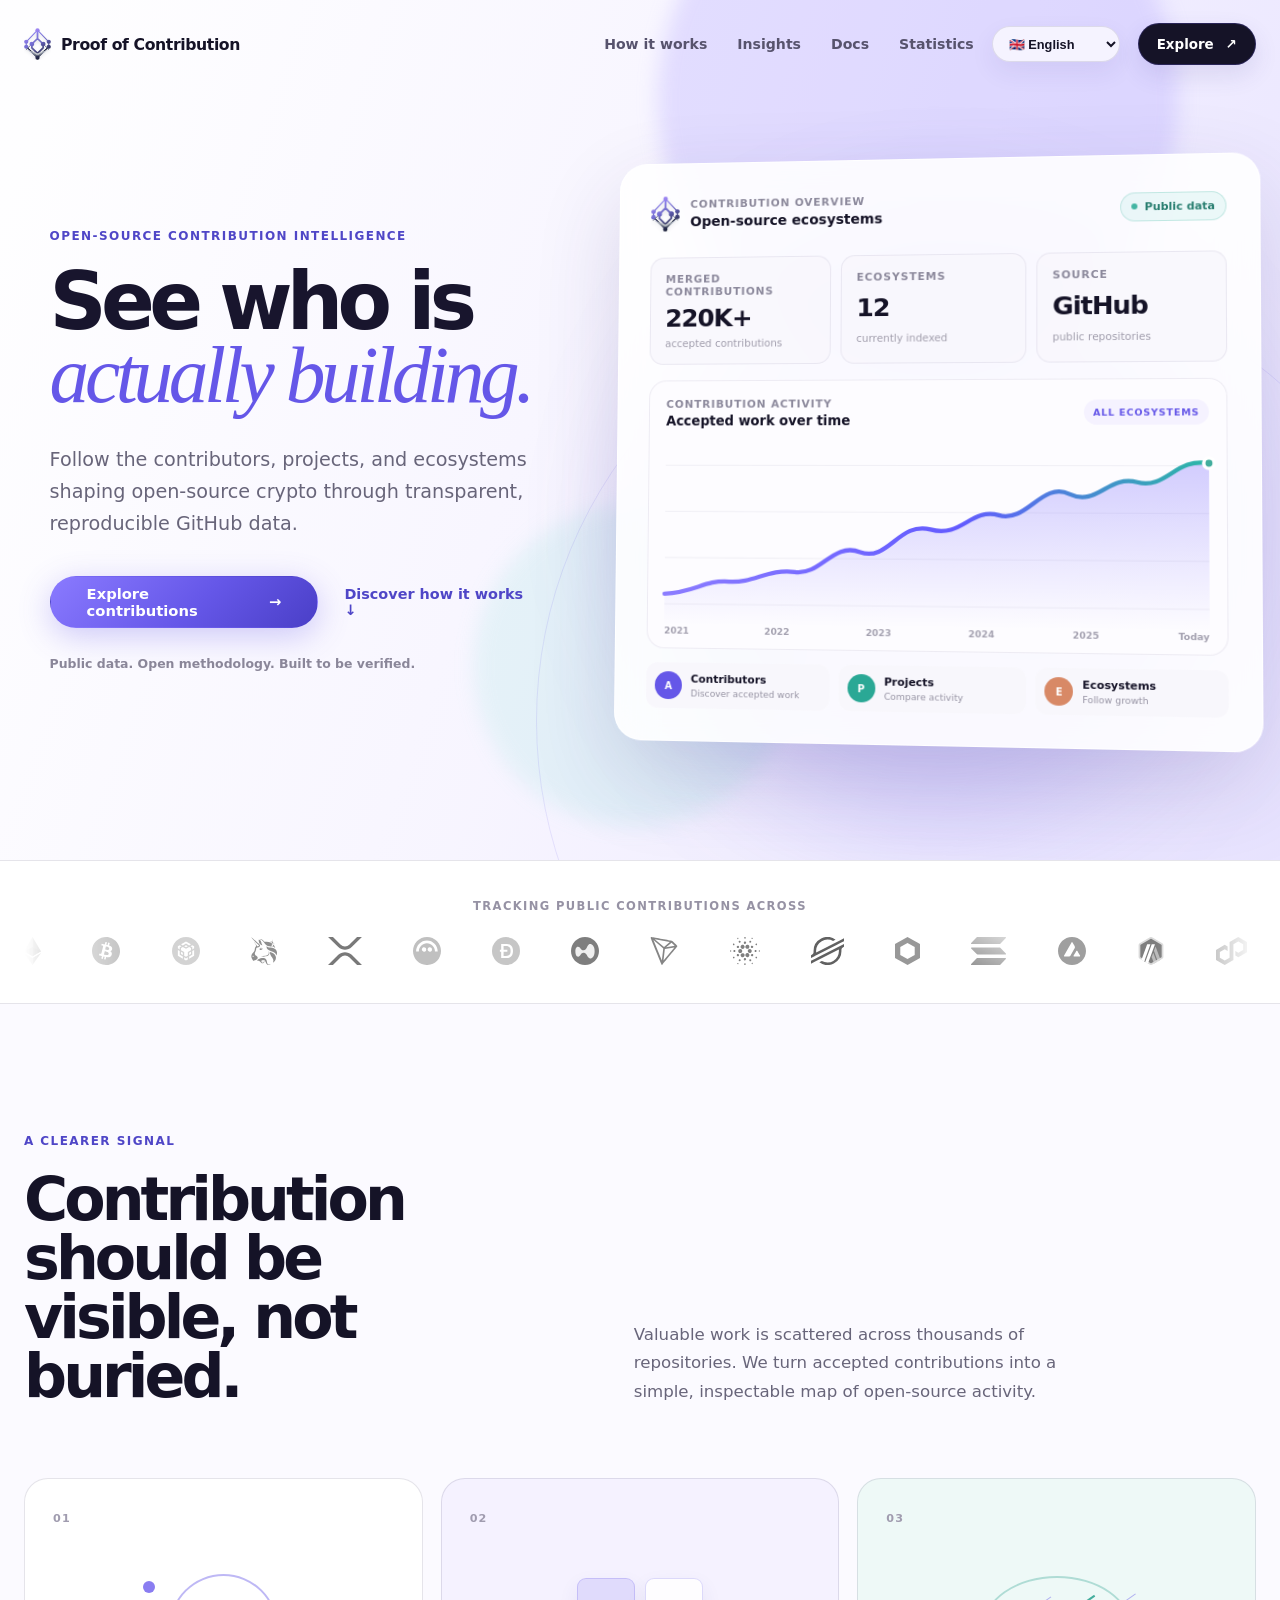
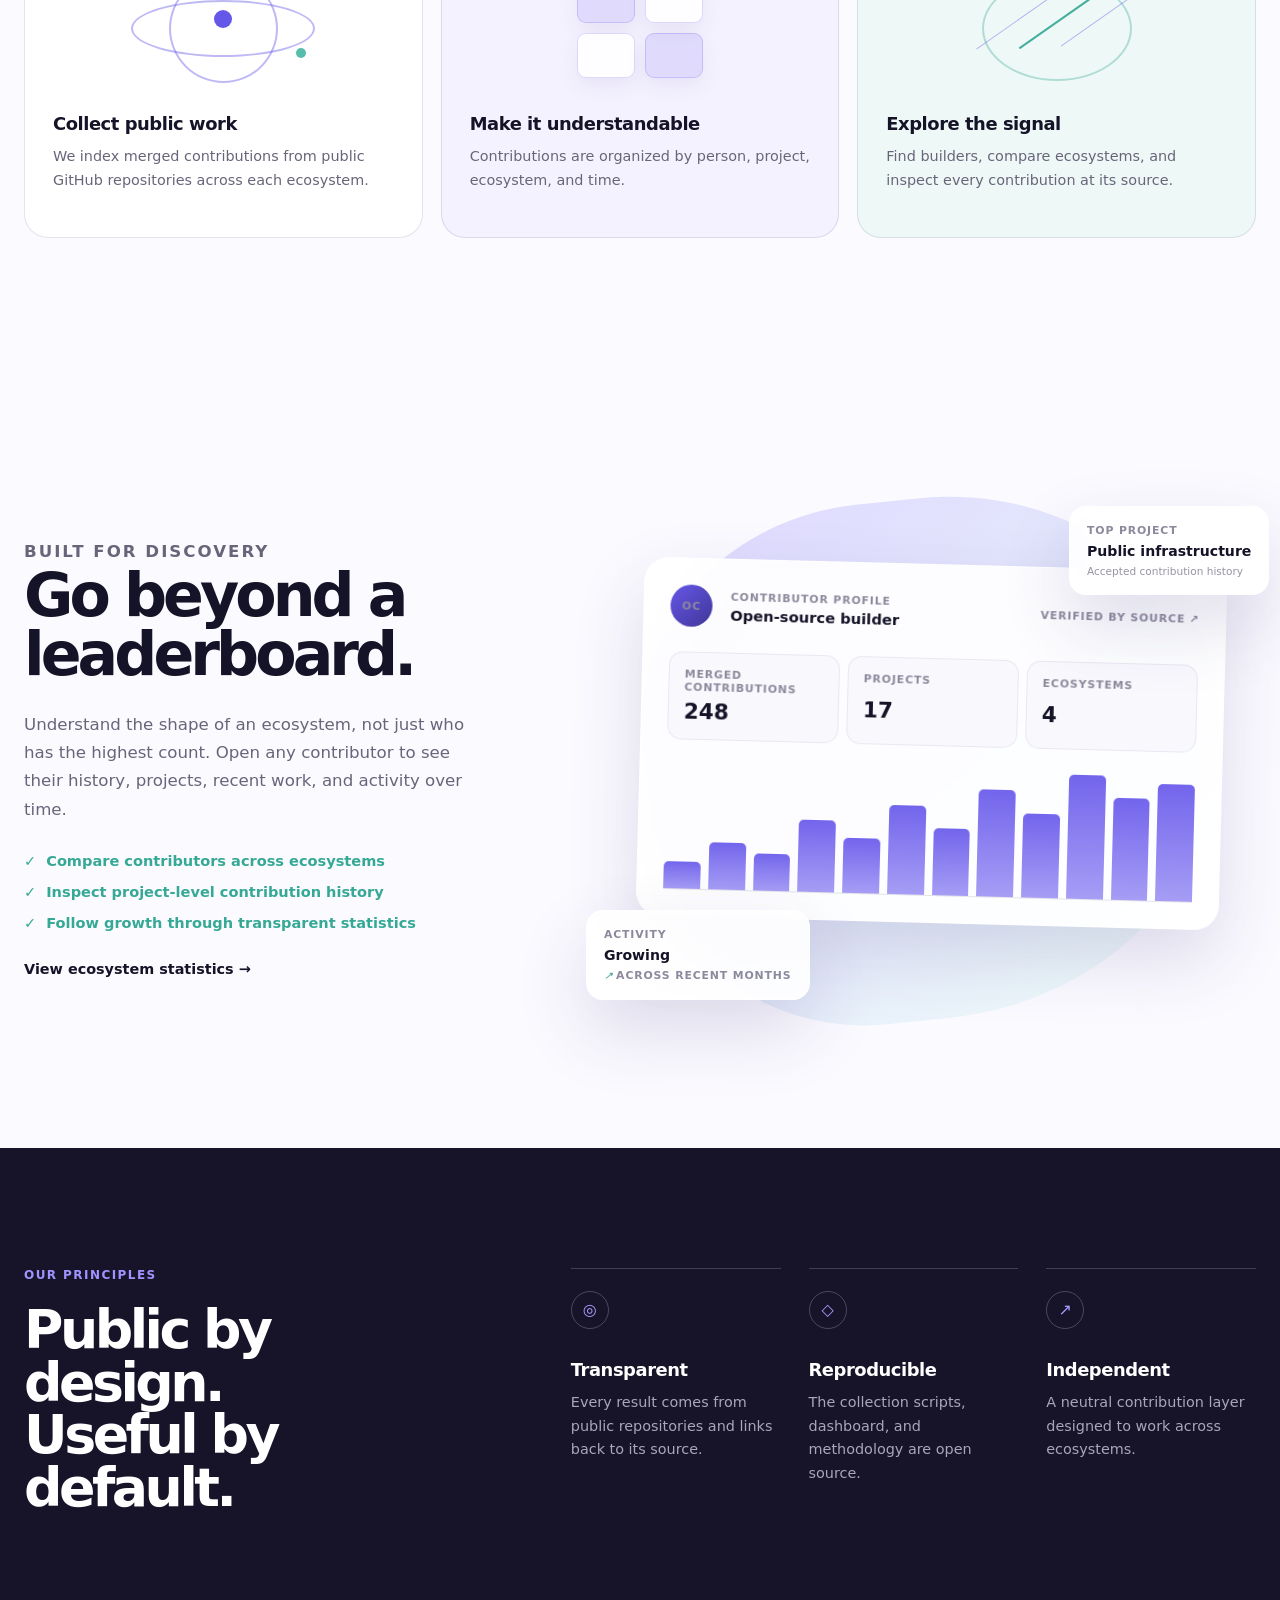
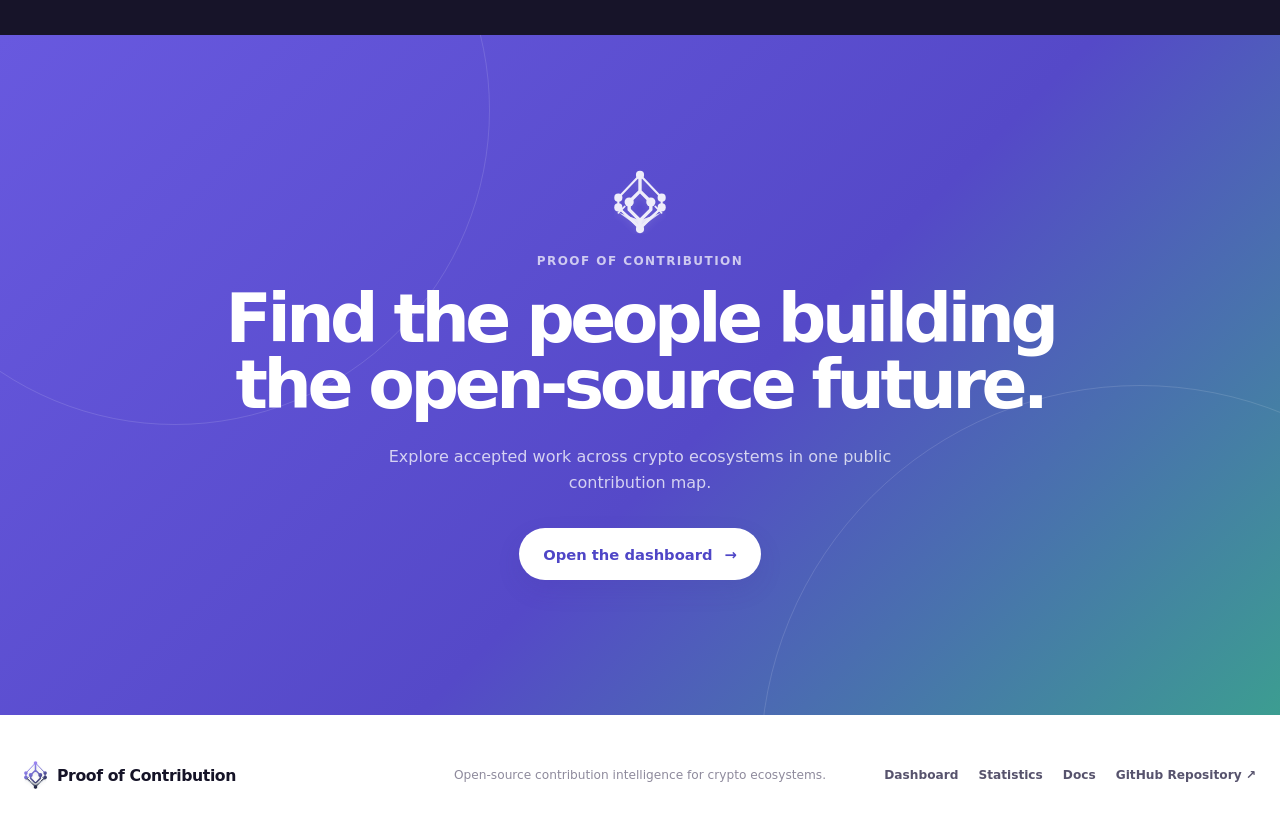
<file: index.html>
<!doctype html>
<html lang="en">
  <head>
    <meta charset="utf-8" />
    <meta name="viewport" content="width=device-width, initial-scale=1" />
    <meta
      name="description"
      content="Explore the people, projects, and ecosystems building open-source crypto through transparent GitHub contribution data."
      data-i18n-attr="content:meta.landingDescription"
    />
    <meta name="theme-color" content="#f4f1ff" />
    <meta property="og:title" content="Proof of Contribution" />
    <meta
      property="og:description"
      content="See who is building open-source crypto, where they contribute, and how ecosystems grow."
      data-i18n-attr="content:meta.landingDescription"
    />
    <meta property="og:type" content="website" />
    <meta property="og:url" content="https://proof-of-contribution.onrender.com/" />
    <meta property="og:image" content="https://proof-of-contribution.onrender.com/app/assets/poc-logo.svg" />
    <meta name="twitter:card" content="summary_large_image" />
    <meta name="twitter:title" content="Proof of Contribution" />
    <meta
      name="twitter:description"
      content="A public contribution map for open-source crypto ecosystems."
      data-i18n-attr="content:meta.landingDescription"
    />
    <meta name="twitter:image" content="https://proof-of-contribution.onrender.com/app/assets/poc-logo.svg" />
    <title>Proof of Contribution — Open-source contribution intelligence</title>
    <link rel="canonical" href="https://proof-of-contribution.onrender.com/" />
    <link rel="icon" href="./app/assets/favicon.svg" type="image/svg+xml" />
    <link rel="apple-touch-icon" href="./app/assets/favicon.svg" />
    <link rel="stylesheet" href="./landing.css?v=20260626-1" />
  </head>
  <body data-i18n-title="meta.landingTitle">
    <header class="landing-header">
      <a class="landing-brand" href="./" aria-label="Proof of Contribution home" data-i18n-attr="aria-label:landing.brandHome">
        <img src="./app/assets/poc-mark.svg" alt="" aria-hidden="true" />
        <span>Proof of Contribution</span>
      </a>

      <nav class="landing-nav" aria-label="Main navigation" data-i18n-attr="aria-label:nav.main">
        <a href="#how-it-works" data-i18n="landing.howItWorks">How it works</a>
        <a href="#insights" data-i18n="landing.insights">Insights</a>
        <a href="./app/docs.html" data-i18n="nav.docs">Docs</a>
        <a href="./app/stats.html" data-i18n="nav.statistics">Statistics</a>
      </nav>

      <a class="button button-small button-dark" href="./app/">
        <span data-i18n="landing.explore">Explore</span>
        <span aria-hidden="true">↗</span>
      </a>
    </header>

    <main>
      <section class="hero">
        <div class="hero-glow hero-glow-one" aria-hidden="true"></div>
        <div class="hero-glow hero-glow-two" aria-hidden="true"></div>

        <div class="hero-copy">
          <p class="hero-kicker">
            <span data-i18n="landing.kicker">Open-source contribution intelligence</span>
          </p>
          <h1 data-i18n-html="landing.heroTitle">See who is<br /><em>actually building.</em></h1>
          <p class="hero-intro" data-i18n="landing.heroIntro">
            Follow the contributors, projects, and ecosystems shaping open-source
            crypto through transparent, reproducible GitHub data.
          </p>
          <div class="hero-actions">
            <a class="button button-primary" href="./app/">
              <span data-i18n="landing.exploreContributions">Explore contributions</span>
              <span aria-hidden="true">→</span>
            </a>
            <a class="text-link" href="#how-it-works">
              <span data-i18n="landing.discoverHow">Discover how it works</span>
              <span aria-hidden="true">↓</span>
            </a>
          </div>
          <p class="hero-proof" data-i18n="landing.heroProof">
            Public data. Open methodology. Built to be verified.
          </p>
        </div>

        <div class="hero-product" aria-label="Dashboard preview" data-i18n-attr="aria-label:landing.dashboardPreview">
          <div class="preview-halo" aria-hidden="true"></div>
          <div class="preview-card">
            <div class="preview-top">
              <div class="preview-title">
                <img src="./app/assets/poc-mark.svg" alt="" aria-hidden="true" />
                <div>
                  <span data-i18n="landing.contributionOverview">Contribution overview</span>
                  <strong data-i18n="landing.openSourceEcosystems">Open-source ecosystems</strong>
                </div>
              </div>
              <span class="live-pill"><i></i> <span data-i18n="landing.publicData">Public data</span></span>
            </div>

            <div class="preview-metrics">
              <div>
                <span data-i18n="landing.mergedPrs">Merged Contributions</span>
                <strong>220K+</strong>
                <small data-i18n="landing.acceptedContributions">accepted contributions</small>
              </div>
              <div>
                <span data-i18n="landing.ecosystemsIndexed">Ecosystems</span>
                <strong>12</strong>
                <small data-i18n="landing.currentlyIndexed">currently indexed</small>
              </div>
              <div>
                <span data-i18n="landing.source">Source</span>
                <strong data-i18n="landing.github">GitHub</strong>
                <small data-i18n="landing.publicRepositories">public repositories</small>
              </div>
            </div>

            <div class="preview-chart">
              <div class="chart-heading">
                <div>
                  <span data-i18n="landing.contributionActivity">Contribution activity</span>
                  <strong data-i18n="landing.acceptedWorkOverTime">Accepted work over time</strong>
                </div>
                <span data-i18n="landing.allEcosystems">All ecosystems</span>
              </div>
              <svg viewBox="0 0 640 220" role="img" aria-label="Contribution activity" data-i18n-attr="aria-label:landing.contributionActivity">
                <defs>
                  <linearGradient id="chartArea" x1="0" y1="0" x2="0" y2="1">
                    <stop offset="0" stop-color="#6d5dfc" stop-opacity=".3" />
                    <stop offset="1" stop-color="#6d5dfc" stop-opacity="0" />
                  </linearGradient>
                  <linearGradient id="chartLine" x1="0" y1="0" x2="1" y2="0">
                    <stop offset="0" stop-color="#8b7cff" />
                    <stop offset=".55" stop-color="#635bff" />
                    <stop offset="1" stop-color="#2bb8a6" />
                  </linearGradient>
                </defs>
                <g class="grid-lines">
                  <path d="M0 30H640M0 85H640M0 140H640M0 195H640" />
                </g>
                <path
                  class="chart-area"
                  d="M0 183 C38 181 48 166 78 168 S125 152 157 156 S202 120 235 132 S281 95 318 105 S365 79 398 88 S448 48 480 63 S525 40 558 49 S602 20 640 27 V220 H0Z"
                />
                <path
                  class="chart-line"
                  d="M0 183 C38 181 48 166 78 168 S125 152 157 156 S202 120 235 132 S281 95 318 105 S365 79 398 88 S448 48 480 63 S525 40 558 49 S602 20 640 27"
                />
                <circle cx="640" cy="27" r="6" />
              </svg>
              <div class="chart-labels" aria-hidden="true">
                <span>2021</span><span>2022</span><span>2023</span><span>2024</span><span>2025</span><span data-i18n="landing.today">Today</span>
              </div>
            </div>

            <div class="preview-contributors">
              <div>
                <span class="avatar avatar-one">A</span>
                <p><strong data-i18n="landing.contributors">Contributors</strong><small data-i18n="landing.discoverAcceptedWork">Discover accepted work</small></p>
              </div>
              <div>
                <span class="avatar avatar-two">P</span>
                <p><strong data-i18n="landing.projects">Projects</strong><small data-i18n="landing.compareActivity">Compare activity</small></p>
              </div>
              <div>
                <span class="avatar avatar-three">E</span>
                <p><strong data-i18n="landing.ecosystems">Ecosystems</strong><small data-i18n="landing.followGrowth">Follow growth</small></p>
              </div>
            </div>
          </div>
        </div>
      </section>

      <section class="ecosystem-strip" aria-label="Indexed ecosystems" data-i18n-attr="aria-label:landing.openSourceEcosystems">
        <p data-i18n="landing.trackingPublic">Tracking public contributions across</p>
        <div class="logo-marquee">
          <div class="logo-marquee-track">
            <div class="logo-marquee-group">
              <a href="https://ethereum.org" target="_blank" rel="noopener noreferrer"><img src="./app/assets/ecosystems/ethereum.svg" alt="Ethereum" width="32" height="32" loading="lazy" decoding="async" /></a>
              <a href="https://bitcoin.org" target="_blank" rel="noopener noreferrer"><img src="./app/assets/ecosystems/bitcoin.svg" alt="Bitcoin" width="32" height="32" loading="lazy" decoding="async" /></a>
              <a href="https://www.binance.com" target="_blank" rel="noopener noreferrer"><img src="./app/assets/ecosystems/bnb.svg" alt="Binance" width="32" height="32" loading="lazy" decoding="async" /></a>
              <a href="https://uniswap.org" target="_blank" rel="noopener noreferrer"><img src="./app/assets/ecosystems/uniswap.svg" alt="Uniswap" width="32" height="32" loading="lazy" decoding="async" /></a>
              <a href="https://ripple.com" target="_blank" rel="noopener noreferrer"><img src="./app/assets/ecosystems/ripple.svg" alt="Ripple" width="32" height="32" loading="lazy" decoding="async" /></a>
              <a href="https://aave.com" target="_blank" rel="noopener noreferrer"><img src="./app/assets/ecosystems/aave.svg" alt="Aave" width="32" height="32" loading="lazy" decoding="async" /></a>
              <a href="https://dogecoin.com" target="_blank" rel="noopener noreferrer"><img src="./app/assets/ecosystems/doge.svg" alt="Dogecoin" width="32" height="32" loading="lazy" decoding="async" /></a>
              <a href="https://hyperliquid.xyz" target="_blank" rel="noopener noreferrer"><img src="./app/assets/ecosystems/hype.svg" alt="Hyperliquid" width="32" height="32" loading="lazy" decoding="async" /></a>
              <a href="https://tron.network" target="_blank" rel="noopener noreferrer"><img src="./app/assets/ecosystems/tron.svg" alt="Tron" width="32" height="32" loading="lazy" decoding="async" /></a>
              <a href="https://cardano.org" target="_blank" rel="noopener noreferrer"><img src="./app/assets/ecosystems/cardano.svg" alt="Cardano" width="32" height="32" loading="lazy" decoding="async" /></a>
              <a href="https://stellar.org" target="_blank" rel="noopener noreferrer"><img src="./app/assets/ecosystems/stellar.svg" alt="Stellar" width="32" height="32" loading="lazy" decoding="async" /></a>
              <a href="https://chain.link" target="_blank" rel="noopener noreferrer"><img src="./app/assets/ecosystems/link.svg" alt="Chainlink" width="32" height="32" loading="lazy" decoding="async" /></a>
              <a href="https://solana.com" target="_blank" rel="noopener noreferrer"><img src="./app/assets/ecosystems/solana.svg" alt="Solana" width="32" height="32" loading="lazy" decoding="async" /></a>
              <a href="https://www.avax.network" target="_blank" rel="noopener noreferrer"><img src="./app/assets/ecosystems/avalanche.svg" alt="Avalanche" width="32" height="32" loading="lazy" decoding="async" /></a>
              <a href="https://arbitrum.io" target="_blank" rel="noopener noreferrer"><img src="./app/assets/ecosystems/arbitrum.svg" alt="Arbitrum" width="32" height="32" loading="lazy" decoding="async" /></a>
              <a href="https://polygon.technology" target="_blank" rel="noopener noreferrer"><img src="./app/assets/ecosystems/polygon.svg" alt="Polygon" width="32" height="32" loading="lazy" decoding="async" /></a>
              <a href="https://near.org" target="_blank" rel="noopener noreferrer"><img src="./app/assets/ecosystems/near.svg" alt="NEAR" width="32" height="32" loading="lazy" decoding="async" /></a>
              <a href="https://sui.io" target="_blank" rel="noopener noreferrer"><img src="./app/assets/ecosystems/sui.svg" alt="Sui" width="32" height="32" loading="lazy" decoding="async" /></a>
            </div>
            <div class="logo-marquee-group" aria-hidden="true">
              <a href="https://ethereum.org" target="_blank" rel="noopener noreferrer" tabindex="-1"><img src="./app/assets/ecosystems/ethereum.svg" alt="" width="32" height="32" loading="lazy" decoding="async" /></a>
              <a href="https://bitcoin.org" target="_blank" rel="noopener noreferrer" tabindex="-1"><img src="./app/assets/ecosystems/bitcoin.svg" alt="" width="32" height="32" loading="lazy" decoding="async" /></a>
              <a href="https://www.binance.com" target="_blank" rel="noopener noreferrer" tabindex="-1"><img src="./app/assets/ecosystems/bnb.svg" alt="" width="32" height="32" loading="lazy" decoding="async" /></a>
              <a href="https://uniswap.org" target="_blank" rel="noopener noreferrer" tabindex="-1"><img src="./app/assets/ecosystems/uniswap.svg" alt="" width="32" height="32" loading="lazy" decoding="async" /></a>
              <a href="https://ripple.com" target="_blank" rel="noopener noreferrer" tabindex="-1"><img src="./app/assets/ecosystems/ripple.svg" alt="" width="32" height="32" loading="lazy" decoding="async" /></a>
              <a href="https://aave.com" target="_blank" rel="noopener noreferrer" tabindex="-1"><img src="./app/assets/ecosystems/aave.svg" alt="" width="32" height="32" loading="lazy" decoding="async" /></a>
              <a href="https://dogecoin.com" target="_blank" rel="noopener noreferrer" tabindex="-1"><img src="./app/assets/ecosystems/doge.svg" alt="" width="32" height="32" loading="lazy" decoding="async" /></a>
              <a href="https://hyperliquid.xyz" target="_blank" rel="noopener noreferrer" tabindex="-1"><img src="./app/assets/ecosystems/hype.svg" alt="" width="32" height="32" loading="lazy" decoding="async" /></a>
              <a href="https://tron.network" target="_blank" rel="noopener noreferrer" tabindex="-1"><img src="./app/assets/ecosystems/tron.svg" alt="" width="32" height="32" loading="lazy" decoding="async" /></a>
              <a href="https://cardano.org" target="_blank" rel="noopener noreferrer" tabindex="-1"><img src="./app/assets/ecosystems/cardano.svg" alt="" width="32" height="32" loading="lazy" decoding="async" /></a>
              <a href="https://stellar.org" target="_blank" rel="noopener noreferrer" tabindex="-1"><img src="./app/assets/ecosystems/stellar.svg" alt="" width="32" height="32" loading="lazy" decoding="async" /></a>
              <a href="https://chain.link" target="_blank" rel="noopener noreferrer" tabindex="-1"><img src="./app/assets/ecosystems/link.svg" alt="" width="32" height="32" loading="lazy" decoding="async" /></a>
              <a href="https://solana.com" target="_blank" rel="noopener noreferrer" tabindex="-1"><img src="./app/assets/ecosystems/solana.svg" alt="" width="32" height="32" loading="lazy" decoding="async" /></a>
              <a href="https://www.avax.network" target="_blank" rel="noopener noreferrer" tabindex="-1"><img src="./app/assets/ecosystems/avalanche.svg" alt="" width="32" height="32" loading="lazy" decoding="async" /></a>
              <a href="https://arbitrum.io" target="_blank" rel="noopener noreferrer" tabindex="-1"><img src="./app/assets/ecosystems/arbitrum.svg" alt="" width="32" height="32" loading="lazy" decoding="async" /></a>
              <a href="https://polygon.technology" target="_blank" rel="noopener noreferrer" tabindex="-1"><img src="./app/assets/ecosystems/polygon.svg" alt="" width="32" height="32" loading="lazy" decoding="async" /></a>
              <a href="https://near.org" target="_blank" rel="noopener noreferrer" tabindex="-1"><img src="./app/assets/ecosystems/near.svg" alt="" width="32" height="32" loading="lazy" decoding="async" /></a>
              <a href="https://sui.io" target="_blank" rel="noopener noreferrer" tabindex="-1"><img src="./app/assets/ecosystems/sui.svg" alt="" width="32" height="32" loading="lazy" decoding="async" /></a>
            </div>
          </div>
        </div>
      </section>

      <section class="section story-section" id="how-it-works">
        <div class="section-heading">
          <p class="section-kicker" data-i18n="landing.clearerSignal">A clearer signal</p>
          <h2 data-i18n-html="landing.contributionVisible">Contribution should be<br />visible, not buried.</h2>
          <p data-i18n="landing.storyCopy">
            Valuable work is scattered across thousands of repositories. We turn accepted
            contributions into a simple, inspectable map of open-source activity.
          </p>
        </div>

        <div class="steps-grid">
          <article>
            <span class="step-number">01</span>
            <div class="step-icon source-icon" aria-hidden="true">
              <i></i><i></i><i></i>
            </div>
            <h3 data-i18n="landing.collectTitle">Collect public work</h3>
            <p data-i18n="landing.collectCopy">We index merged contributions from public GitHub repositories across each ecosystem.</p>
          </article>
          <article>
            <span class="step-number">02</span>
            <div class="step-icon organize-icon" aria-hidden="true">
              <i></i><i></i><i></i><i></i>
            </div>
            <h3 data-i18n="landing.organizeTitle">Make it understandable</h3>
            <p data-i18n="landing.organizeCopy">Contributions are organized by person, project, ecosystem, and time.</p>
          </article>
          <article>
            <span class="step-number">03</span>
            <div class="step-icon explore-icon" aria-hidden="true">
              <i></i><i></i>
            </div>
            <h3 data-i18n="landing.exploreSignalTitle">Explore the signal</h3>
            <p data-i18n="landing.exploreSignalCopy">Find builders, compare ecosystems, and inspect every contribution at its source.</p>
          </article>
        </div>
      </section>

      <section class="section insights-section" id="insights">
        <div class="insight-copy">
          <p class="section-kicker" data-i18n="landing.builtForDiscovery">Built for discovery</p>
          <h2 data-i18n="landing.beyondLeaderboard">Go beyond a leaderboard.</h2>
          <p data-i18n="landing.insightsCopy">
            Understand the shape of an ecosystem—not just who has the highest count.
            Open any contributor to see their history, projects, recent work, and activity over time.
          </p>
          <ul>
            <li><span>✓</span> <span data-i18n="landing.compareContributors">Compare contributors across ecosystems</span></li>
            <li><span>✓</span> <span data-i18n="landing.inspectProjectHistory">Inspect project-level contribution history</span></li>
            <li><span>✓</span> <span data-i18n="landing.followTransparentStats">Follow growth through transparent statistics</span></li>
          </ul>
          <a class="text-link text-link-dark" href="./app/stats.html">
            <span data-i18n="landing.viewStats">View ecosystem statistics</span>
            <span aria-hidden="true">→</span>
          </a>
        </div>

        <div class="insight-stack" aria-label="Product capabilities" data-i18n-attr="aria-label:landing.capabilities">
          <article class="insight-card insight-card-main">
            <div class="mini-profile">
              <span class="mini-avatar">OC</span>
              <div>
                <span data-i18n="landing.contributorProfile">Contributor profile</span>
                <strong data-i18n="landing.openSourceBuilder">Open-source builder</strong>
              </div>
              <span class="verified"><span data-i18n="landing.verifiedBySource">Verified by source</span> <span aria-hidden="true">↗</span></span>
            </div>
            <div class="profile-numbers">
              <div><span data-i18n="landing.mergedPrs">Merged Contributions</span><strong>248</strong></div>
              <div><span data-i18n="landing.projects">Projects</span><strong>17</strong></div>
              <div><span data-i18n="landing.ecosystems">Ecosystems</span><strong>4</strong></div>
            </div>
            <div class="activity-bars" aria-hidden="true">
              <i style="height: 22%"></i><i style="height: 38%"></i><i style="height: 30%"></i>
              <i style="height: 58%"></i><i style="height: 44%"></i><i style="height: 72%"></i>
              <i style="height: 54%"></i><i style="height: 86%"></i><i style="height: 68%"></i>
              <i style="height: 100%"></i><i style="height: 82%"></i><i style="height: 94%"></i>
            </div>
          </article>
          <article class="floating-card floating-card-top">
            <span data-i18n="landing.topProject">Top project</span>
            <strong data-i18n="landing.publicInfrastructure">Public infrastructure</strong>
            <small data-i18n="landing.acceptedHistory">Accepted contribution history</small>
          </article>
          <article class="floating-card floating-card-bottom">
            <span data-i18n="landing.activity">Activity</span>
            <strong data-i18n="landing.growing">Growing</strong>
            <small><i>↗</i> <span data-i18n="landing.acrossRecentMonths">across recent months</span></small>
          </article>
        </div>
      </section>

      <section class="principles-section">
        <div>
          <p class="section-kicker" data-i18n="landing.principles">Our principles</p>
          <h2 data-i18n-html="landing.publicByDesign">Public by design.<br />Useful by default.</h2>
        </div>
        <div class="principles-grid">
          <article>
            <span>◎</span>
            <h3 data-i18n="landing.transparentTitle">Transparent</h3>
            <p data-i18n="landing.transparentCopy">Every result comes from public repositories and links back to its source.</p>
          </article>
          <article>
            <span>◇</span>
            <h3 data-i18n="landing.reproducibleTitle">Reproducible</h3>
            <p data-i18n="landing.reproducibleCopy">The collection scripts, dashboard, and methodology are open source.</p>
          </article>
          <article>
            <span>↗</span>
            <h3 data-i18n="landing.independentTitle">Independent</h3>
            <p data-i18n="landing.independentCopy">A neutral contribution layer designed to work across ecosystems.</p>
          </article>
        </div>
      </section>

      <section class="final-cta">
        <div class="cta-orb cta-orb-one" aria-hidden="true"></div>
        <div class="cta-orb cta-orb-two" aria-hidden="true"></div>
        <img src="./app/assets/poc-mark.svg" alt="" aria-hidden="true" />
        <p class="section-kicker" data-i18n="landing.finalKicker">Proof of Contribution</p>
        <h2 data-i18n-html="landing.finalTitle">Find the people building<br />the open-source future.</h2>
        <p data-i18n="landing.finalCopy">Explore accepted work across crypto ecosystems in one public contribution map.</p>
        <a class="button button-light" href="./app/">
          <span data-i18n="landing.openDashboard">Open the dashboard</span>
          <span aria-hidden="true">→</span>
        </a>
      </section>
    </main>

    <footer class="landing-footer">
      <a class="landing-brand footer-brand" href="./">
        <img src="./app/assets/poc-mark.svg" alt="" aria-hidden="true" />
        <span>Proof of Contribution</span>
      </a>
      <p data-i18n="footer.tagline">Open-source contribution intelligence for crypto ecosystems.</p>
      <nav aria-label="Footer navigation" data-i18n-attr="aria-label:footer.navigation">
        <a href="./app/" data-i18n="nav.dashboard">Dashboard</a>
        <a href="./app/stats.html" data-i18n="nav.statistics">Statistics</a>
        <a href="./app/docs.html" data-i18n="nav.docs">Docs</a>
        <a href="https://github.com/alerodriargui/proof-of-contribution" target="_blank" rel="noreferrer">
          <span data-i18n="nav.githubRepository">GitHub Repository</span>
          <span aria-hidden="true">↗</span>
        </a>
      </nav>
    </footer>
    <script src="./app/i18n.js"></script>
  </body>
</html>
</file>
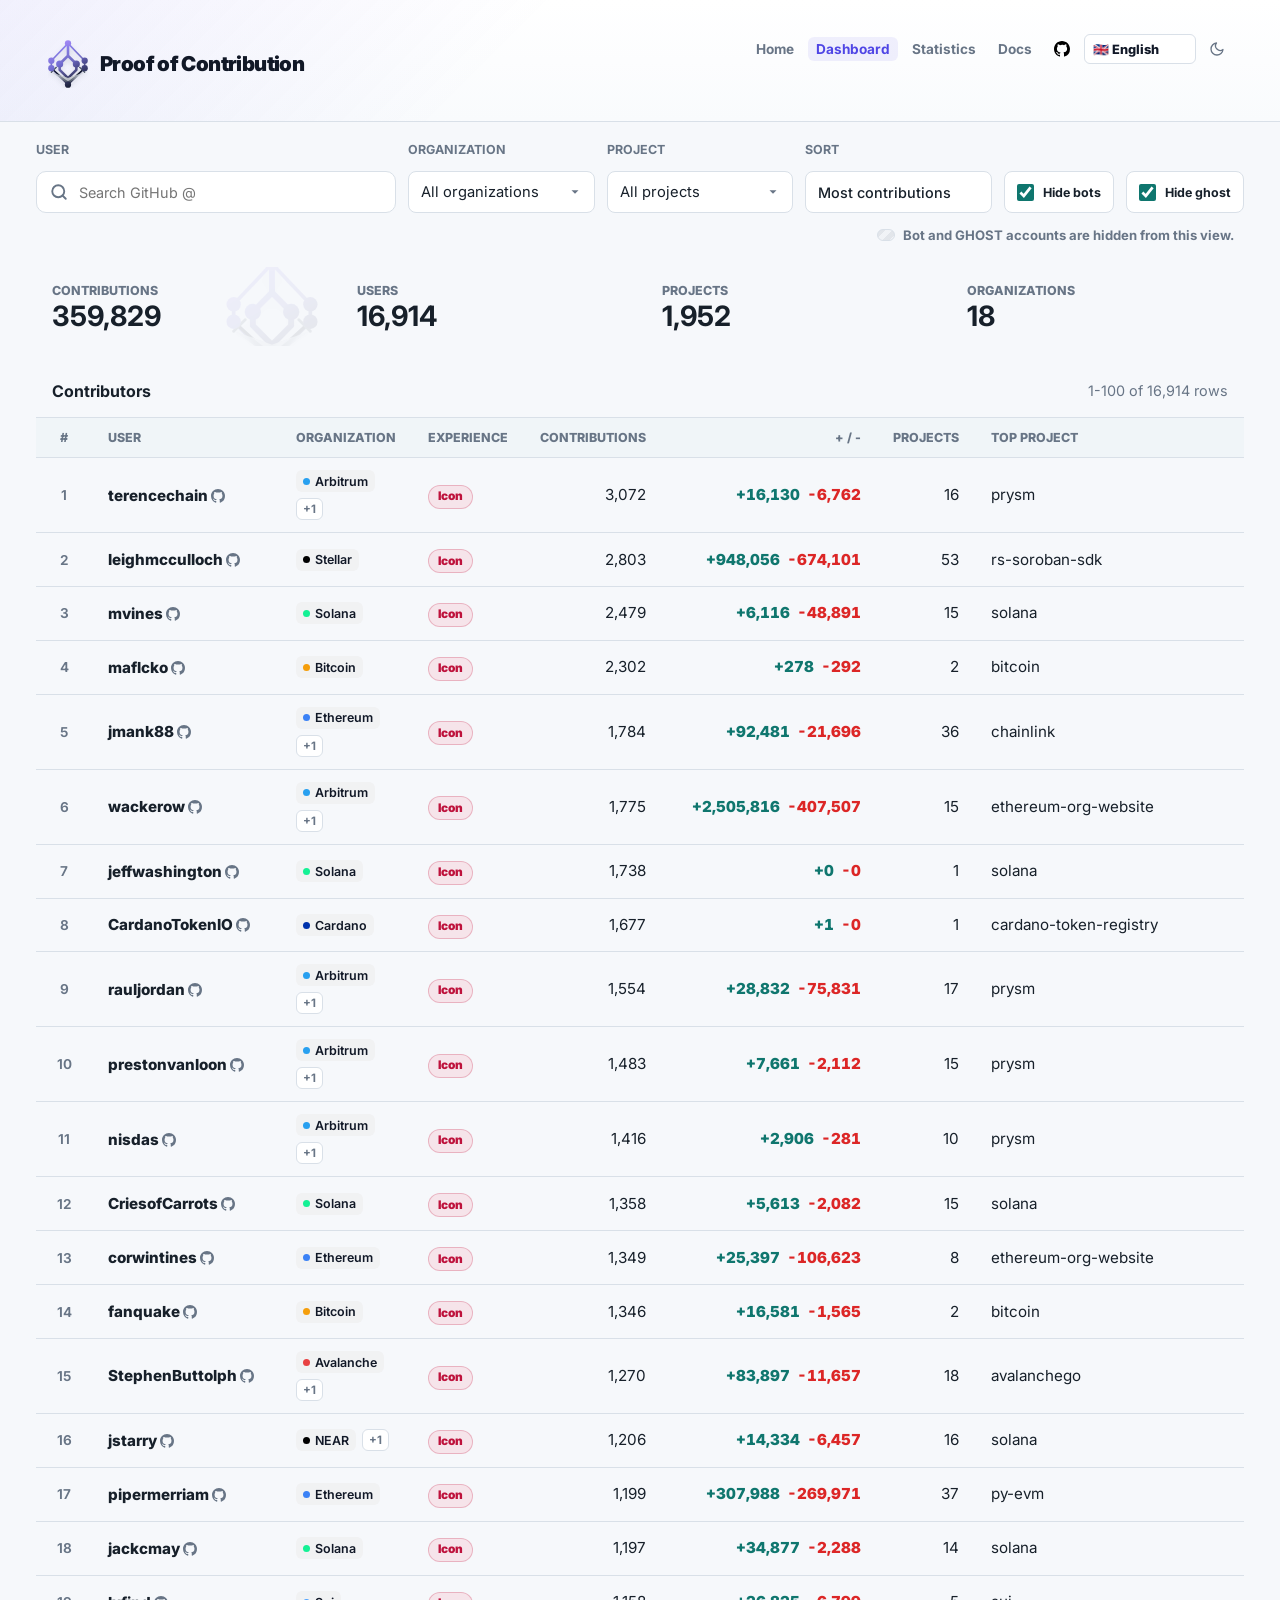
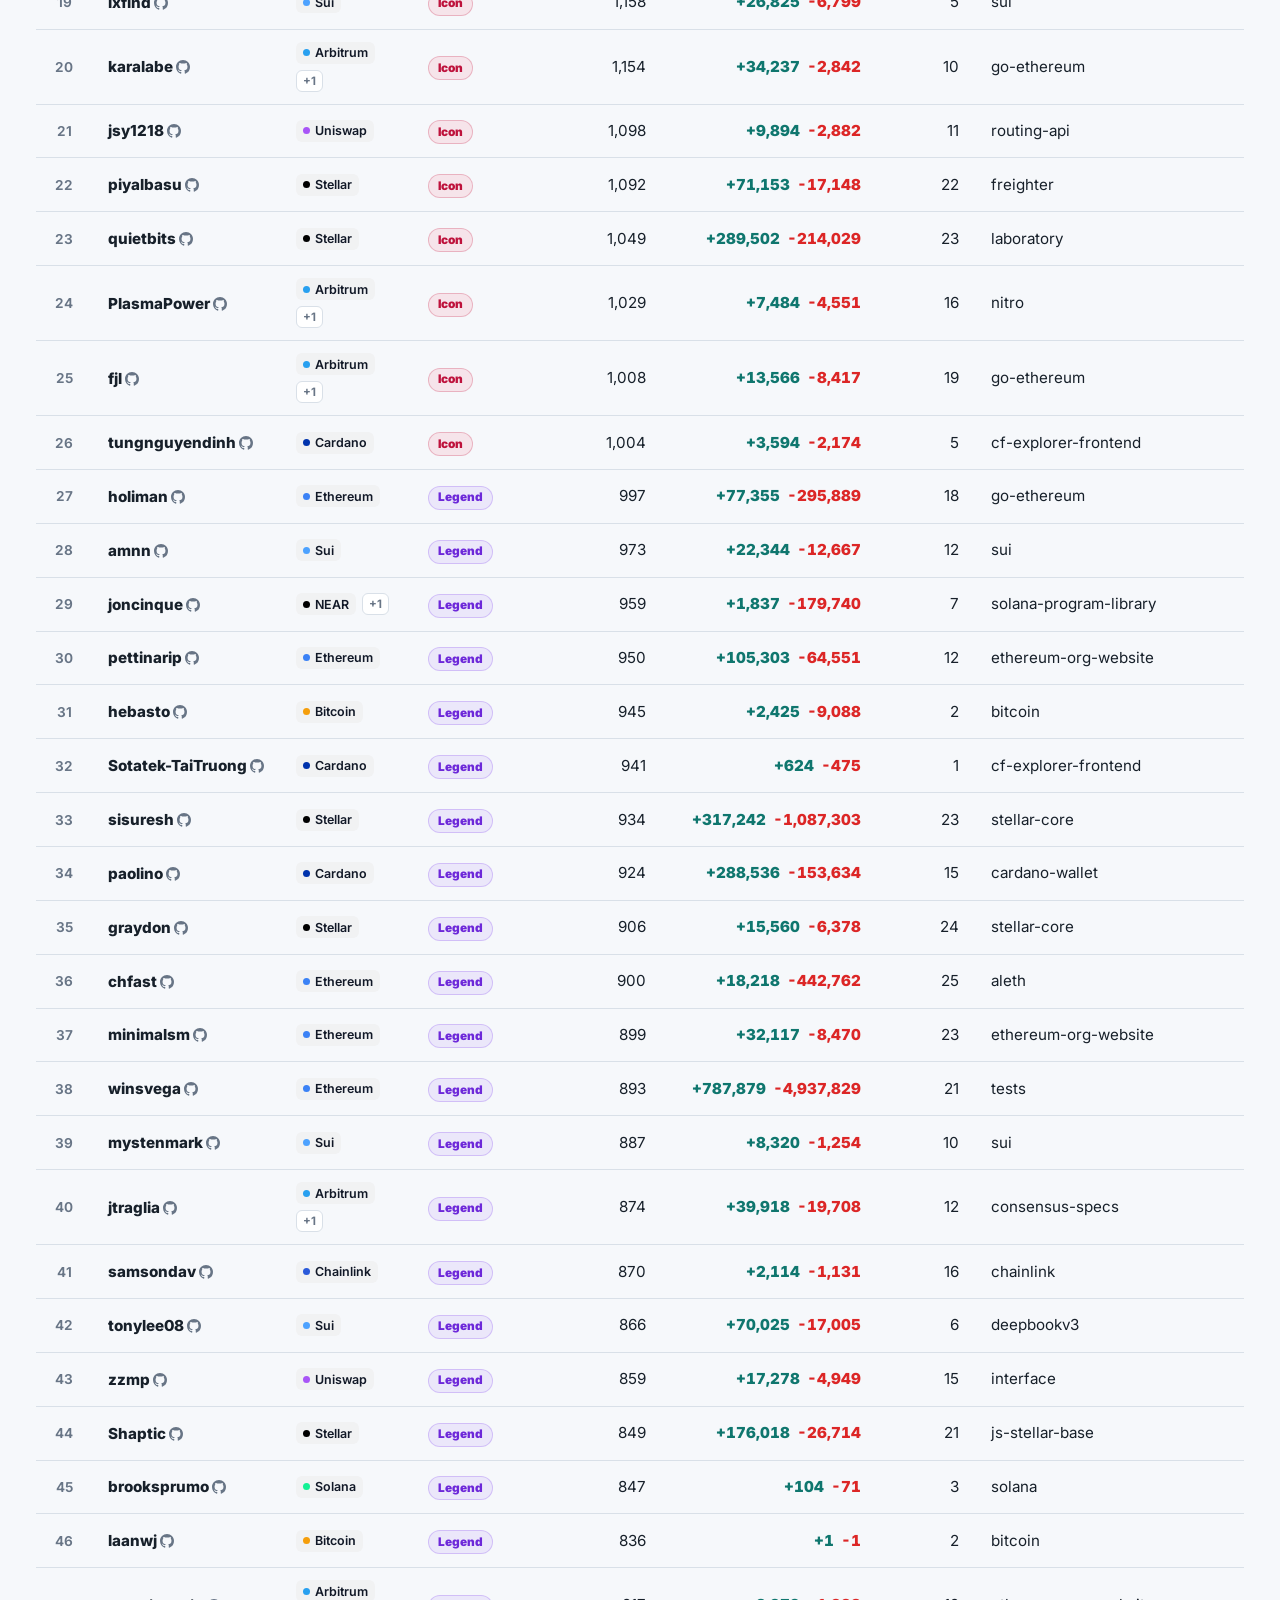
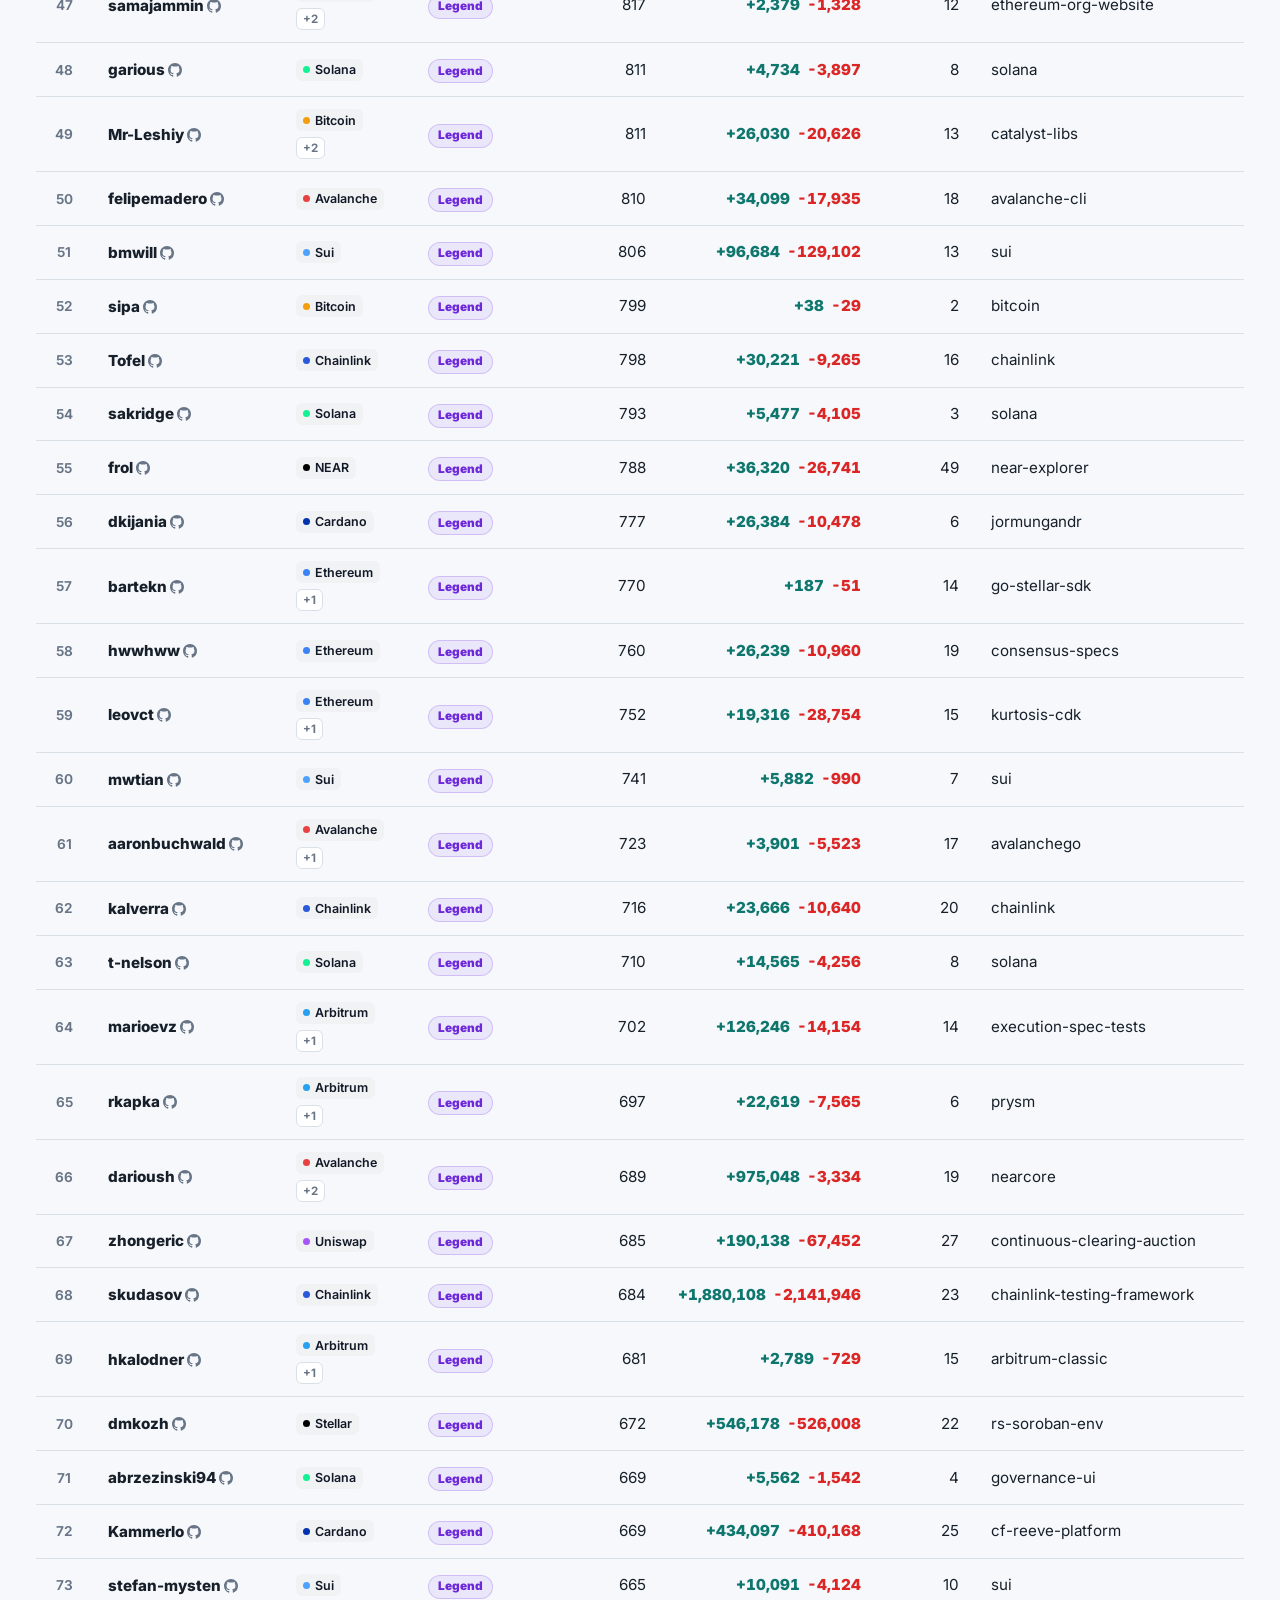
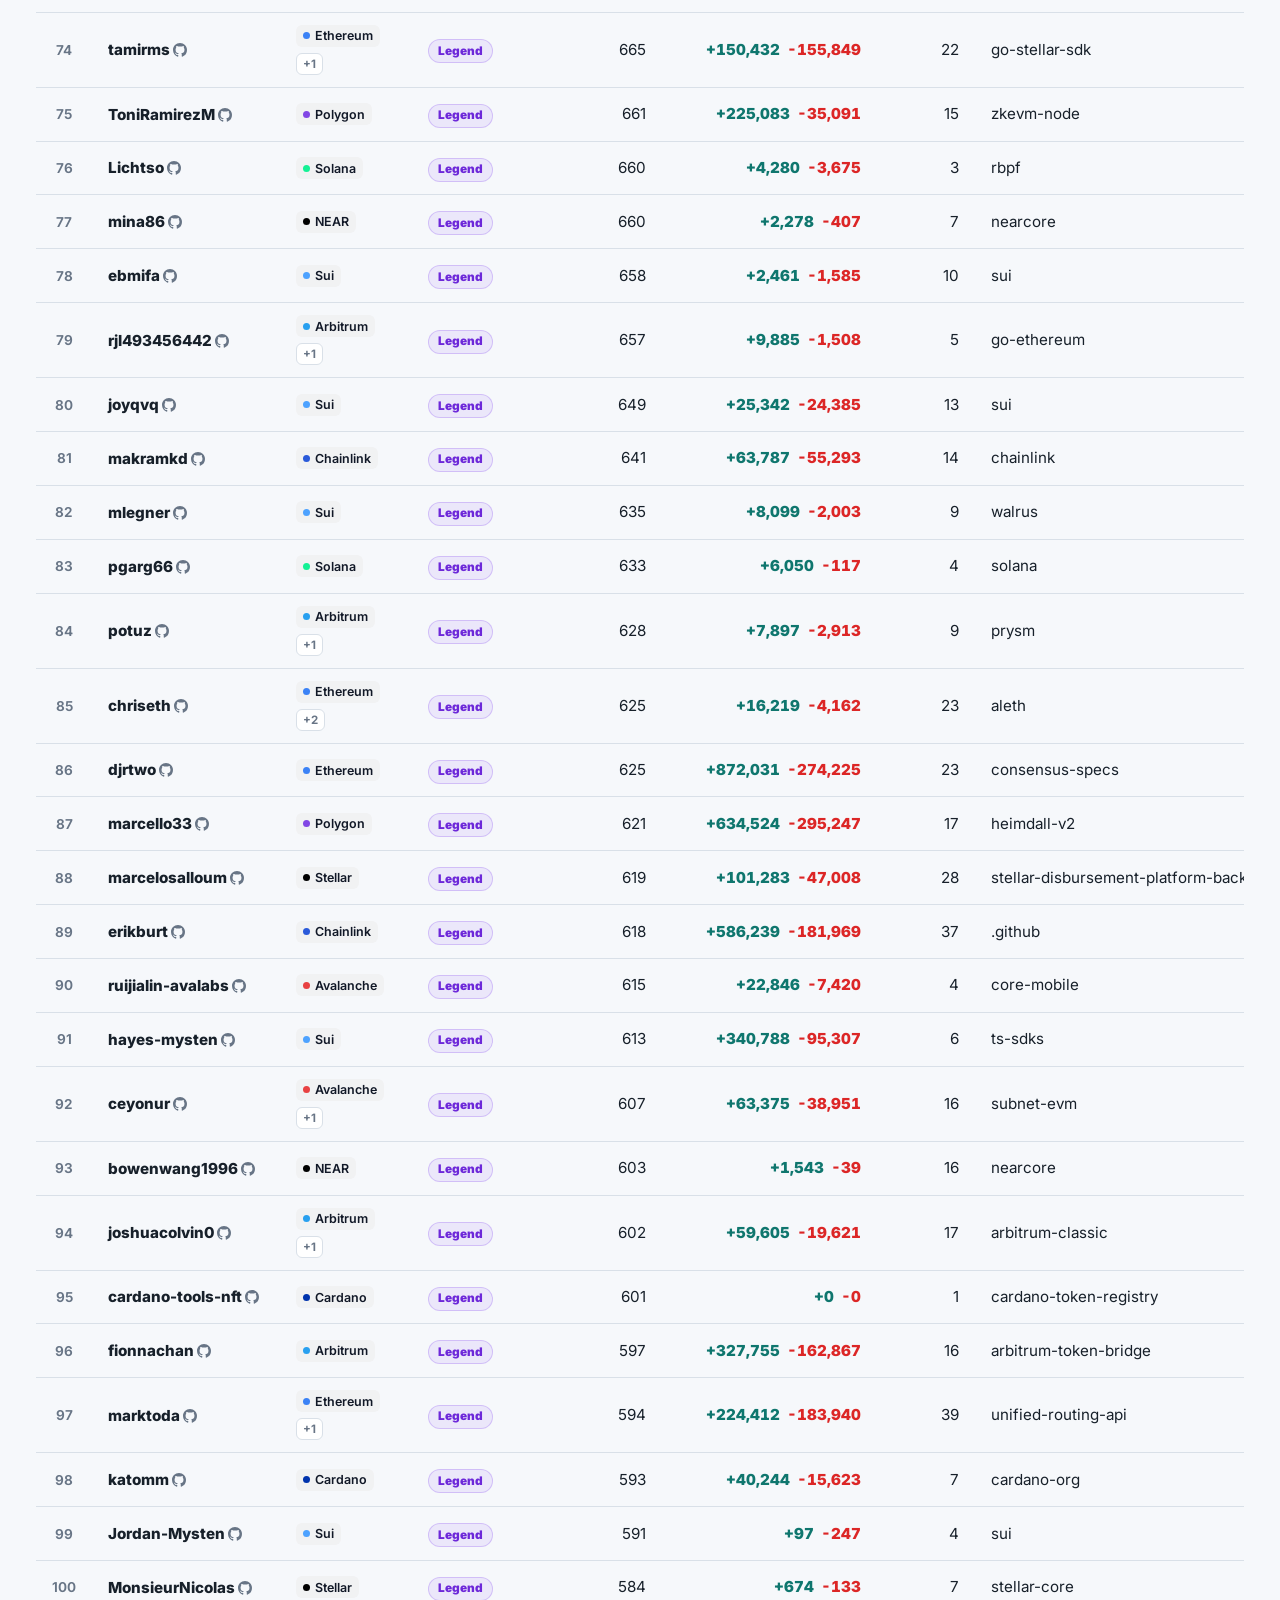
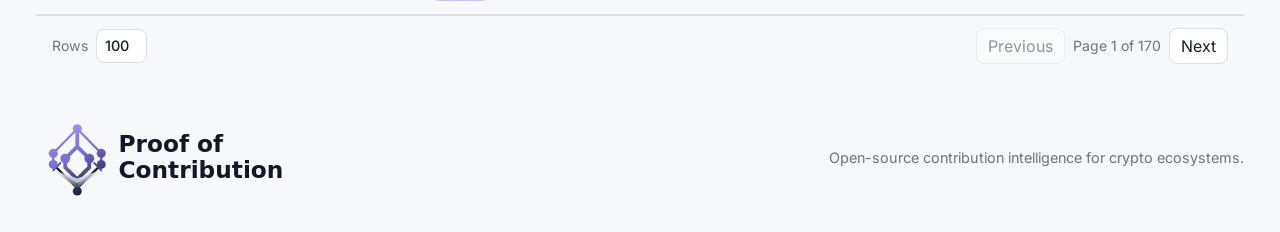
<file: app/index.html>
<!doctype html>
<html lang="en">
  <head>
    <meta charset="utf-8" />
    <meta name="viewport" content="width=device-width, initial-scale=1" />
    <meta
      name="description"
      content="Proof of Contribution tracks merged contributions across open-source crypto projects."
    />
    <meta name="theme-color" content="#ffffff" />
    <meta property="og:title" content="Proof of Contribution" />
    <meta
      property="og:description"
      content="A public contribution map for crypto builders and open-source ecosystems."
    />
    <meta property="og:image" content="./assets/poc-logo.svg" />
    <meta name="twitter:card" content="summary_large_image" />
    <meta name="twitter:title" content="Proof of Contribution" />
    <meta
      name="twitter:description"
      content="A public contribution map for crypto builders and open-source ecosystems."
    />
    <meta name="twitter:image" content="./assets/poc-logo.svg" />
    <title>Proof of Contribution</title>
    <link rel="icon" href="./assets/favicon.svg" type="image/svg+xml" />
    <link rel="apple-touch-icon" href="./assets/favicon.svg" />
    <link rel="preconnect" href="https://fonts.googleapis.com" />
    <link rel="preconnect" href="https://fonts.gstatic.com" crossorigin />
    <link href="https://fonts.googleapis.com/css2?family=Inter:wght@400;600;700;800;900&display=swap" rel="stylesheet" />
    <link rel="stylesheet" href="./styles.css?v=20260628-1" />
    <script src="./theme.js"></script>
  </head>
  <body data-i18n-title="meta.dashboardTitle">
    <header class="topbar">
      <a class="brand-lockup" href="../">
        <img class="brand-mark" src="./assets/poc-mark.svg" alt="" aria-hidden="true" />
        <div class="brand-copy">
          <h2>Proof of Contribution</h2>
        </div>
      </a>
      <div class="header-side">
        <nav class="header-nav" aria-label="Project" data-i18n-attr="aria-label:nav.project">
          <a href="../" data-i18n="nav.home">Home</a>
          <a href="./" aria-current="page" data-i18n="nav.dashboard">Dashboard</a>
          <a href="./stats.html" data-i18n="nav.statistics">Statistics</a>
          <a href="./docs.html" data-i18n="nav.docs">Docs</a>
          <a
            class="repo-link"
            href="https://github.com/alerodriargui/proof-of-contribution"
            target="_blank"
            rel="noreferrer"
            aria-label="GitHub Repository"
            data-i18n-attr="aria-label:nav.githubRepository"
          >
            <img src="./assets/github.svg" alt="" aria-hidden="true" />
          </a>
          <button id="themeToggle" class="theme-toggle" aria-label="Toggle dark mode" data-i18n-attr="aria-label:nav.toggleTheme">
            <svg class="sun-icon" viewBox="0 0 24 24" fill="none" stroke="currentColor" stroke-width="2" stroke-linecap="round" stroke-linejoin="round"><circle cx="12" cy="12" r="5"></circle><line x1="12" y1="1" x2="12" y2="3"></line><line x1="12" y1="21" x2="12" y2="23"></line><line x1="4.22" y1="4.22" x2="5.64" y2="5.64"></line><line x1="18.36" y1="18.36" x2="19.78" y2="19.78"></line><line x1="1" y1="12" x2="3" y2="12"></line><line x1="21" y1="12" x2="23" y2="12"></line><line x1="4.22" y1="19.78" x2="5.64" y2="18.36"></line><line x1="18.36" y1="5.64" x2="19.78" y2="4.22"></line></svg>
            <svg class="moon-icon" viewBox="0 0 24 24" fill="none" stroke="currentColor" stroke-width="2" stroke-linecap="round" stroke-linejoin="round"><path d="M21 12.79A9 9 0 1 1 11.21 3 7 7 0 0 0 21 12.79z"></path></svg>
          </button>
        </nav>
        <div class="status" id="dataStatus" aria-live="polite" aria-atomic="true"></div>
      </div>
    </header>

    <main class="shell">
      <section class="toolbar" aria-label="Filters" data-i18n-attr="aria-label:filters.label">
        <label class="field search-field">
          <span data-i18n="filters.user">User</span>
          <div class="search-input-wrap">
            <input id="userSearch" type="search" autocomplete="off" placeholder="Search Github @" data-i18n-attr="placeholder:filters.searchPlaceholder" />
            <svg class="search-icon" viewBox="0 0 24 24" fill="none" stroke="currentColor" stroke-width="2.5" stroke-linecap="round" stroke-linejoin="round"><circle cx="11" cy="11" r="8"></circle><line x1="21" y1="21" x2="16.65" y2="16.65"></line></svg>
          </div>
        </label>

        <div class="ms-field">
          <span class="ms-label" data-i18n="filters.organization">Organization</span>
          <div class="multi-select" id="orgMultiSelect">
            <button class="multi-select-trigger" type="button" aria-haspopup="listbox" aria-expanded="false">
              <span class="multi-select-summary" id="orgSummary" data-i18n="filters.allOrganizations">All organizations</span>
              <svg class="multi-select-arrow" viewBox="0 0 16 16" width="14" height="14" fill="currentColor"><path d="M4 6l4 4 4-4"/></svg>
            </button>
            <div class="multi-select-dropdown" id="orgDropdown" role="listbox" aria-multiselectable="true" hidden>
              <div class="multi-select-actions">
                <button type="button" data-action="select-all" data-i18n="filters.selectAll">Select all</button>
                <button type="button" data-action="clear-all" data-i18n="filters.clearAll">Clear all</button>
              </div>
              <div id="orgOptions"></div>
            </div>
          </div>
        </div>

        <div class="ms-field">
          <span class="ms-label" data-i18n="filters.project">Project</span>
          <div class="multi-select" id="projectMultiSelect">
            <button class="multi-select-trigger" type="button" aria-haspopup="listbox" aria-expanded="false">
              <span class="multi-select-summary" id="projectSummary" data-i18n="filters.allProjects">All projects</span>
              <svg class="multi-select-arrow" viewBox="0 0 16 16" width="14" height="14" fill="currentColor"><path d="M4 6l4 4 4-4"/></svg>
            </button>
            <div class="multi-select-dropdown" id="projectDropdown" role="listbox" aria-multiselectable="true" hidden>
              <div class="multi-select-actions">
                <button type="button" data-action="select-all" data-i18n="filters.selectAll">Select all</button>
                <button type="button" data-action="clear-all" data-i18n="filters.clearAll">Clear all</button>
              </div>
              <div id="projectOptions"></div>
            </div>
          </div>
        </div>

        <label class="field">
          <span data-i18n="filters.sort">Sort</span>
          <select id="sortMode">
            <option value="prs" data-i18n="filters.mostPrs">Most contributions</option>
            <option value="experience" data-i18n="filters.experienceTier">Experience tier</option>
            <option value="projects" data-i18n="filters.mostProjects">Most projects</option>
            <option value="user" data-i18n="filters.userAz">User A-Z</option>
          </select>
        </label>

        <label class="check">
          <input id="hideBots" type="checkbox" checked />
          <span data-i18n="filters.hideBots">Hide bots</span>
        </label>

        <label class="check">
          <input id="hideGhost" type="checkbox" checked />
          <span data-i18n="filters.hideGhost">Hide ghost</span>
        </label>
      </section>

      <div class="legend-row" aria-label="Legend">
        <span class="legend-item" id="legendBot">
          <span class="legend-swatch bot-swatch" aria-hidden="true"></span>
          <span data-i18n="dashboard.botMarked">Bot accounts are marked as BOT.</span>
        </span>
        <span class="legend-item" id="legendGhost">
          <span class="legend-swatch ghost-swatch" aria-hidden="true"></span>
          <span data-i18n="dashboard.ghostMarked">GHOST is GitHub's placeholder for deleted or unavailable users.</span>
        </span>
      </div>

      <section class="metrics" aria-label="Summary" data-i18n-attr="aria-label:dashboard.summary">
        <div class="metric metric-branded">
          <img src="./assets/poc-mark.svg" alt="" aria-hidden="true" />
          <span data-i18n="dashboard.prs">Contributions</span>
          <strong id="metricPrs">0</strong>
        </div>
        <div class="metric">
          <span data-i18n="dashboard.users">Users</span>
          <strong id="metricUsers">0</strong>
        </div>
        <div class="metric">
          <span data-i18n="common.projects">Projects</span>
          <strong id="metricProjects">0</strong>
        </div>
        <div class="metric">
          <span data-i18n="common.organizations">Organizations</span>
          <strong id="metricOrgs">0</strong>
        </div>
      </section>

      <section class="content-grid">
        <div class="panel main-panel">
          <div class="panel-head">
            <h2 data-i18n="dashboard.contributors">Contributors</h2>
            <span id="resultCount">0 rows</span>
          </div>
          <div class="table-wrap">
            <table>
              <thead>
                <tr>
                  <th class="rank-col">#</th>
                  <th data-i18n="filters.user">User</th>
                  <th data-i18n="filters.organization">Organization</th>
                  <th data-i18n="dashboard.experience">Experience</th>
                  <th class="number">Contributions</th>
                  <th class="number">+ / -</th>
                  <th class="number" data-i18n="common.projects">Projects</th>
                  <th data-i18n="dashboard.topProject">Top project</th>
                </tr>
              </thead>
              <tbody id="developerRows"></tbody>
            </table>
          </div>
          <div class="pagination" aria-label="Contributors pagination" data-i18n-attr="aria-label:dashboard.pagination">
            <label class="page-size">
              <span data-i18n="common.rowsLabel">Rows</span>
              <select id="pageSize">
                <option value="50">50</option>
                <option value="100" selected>100</option>
                <option value="250">250</option>
                <option value="500">500</option>
                <option value="1000">1000</option>
              </select>
            </label>
            <div class="page-controls">
              <button id="prevPage" type="button" data-i18n="dashboard.previous">Previous</button>
              <span id="pageInfo">Page 1 of 1</span>
              <button id="nextPage" type="button" data-i18n="dashboard.next">Next</button>
            </div>
          </div>
        </div>
      </section>

    </main>

    <footer class="site-footer">
      <img src="./assets/poc-logo.svg" alt="Proof of Contribution" />
      <span data-i18n="footer.tagline">Open-source contribution intelligence for crypto ecosystems.</span>
    </footer>

    <script src="./i18n.js"></script>
    <script src="./app.js?v=20260627-2"></script>
  </body>
</html>
</file>
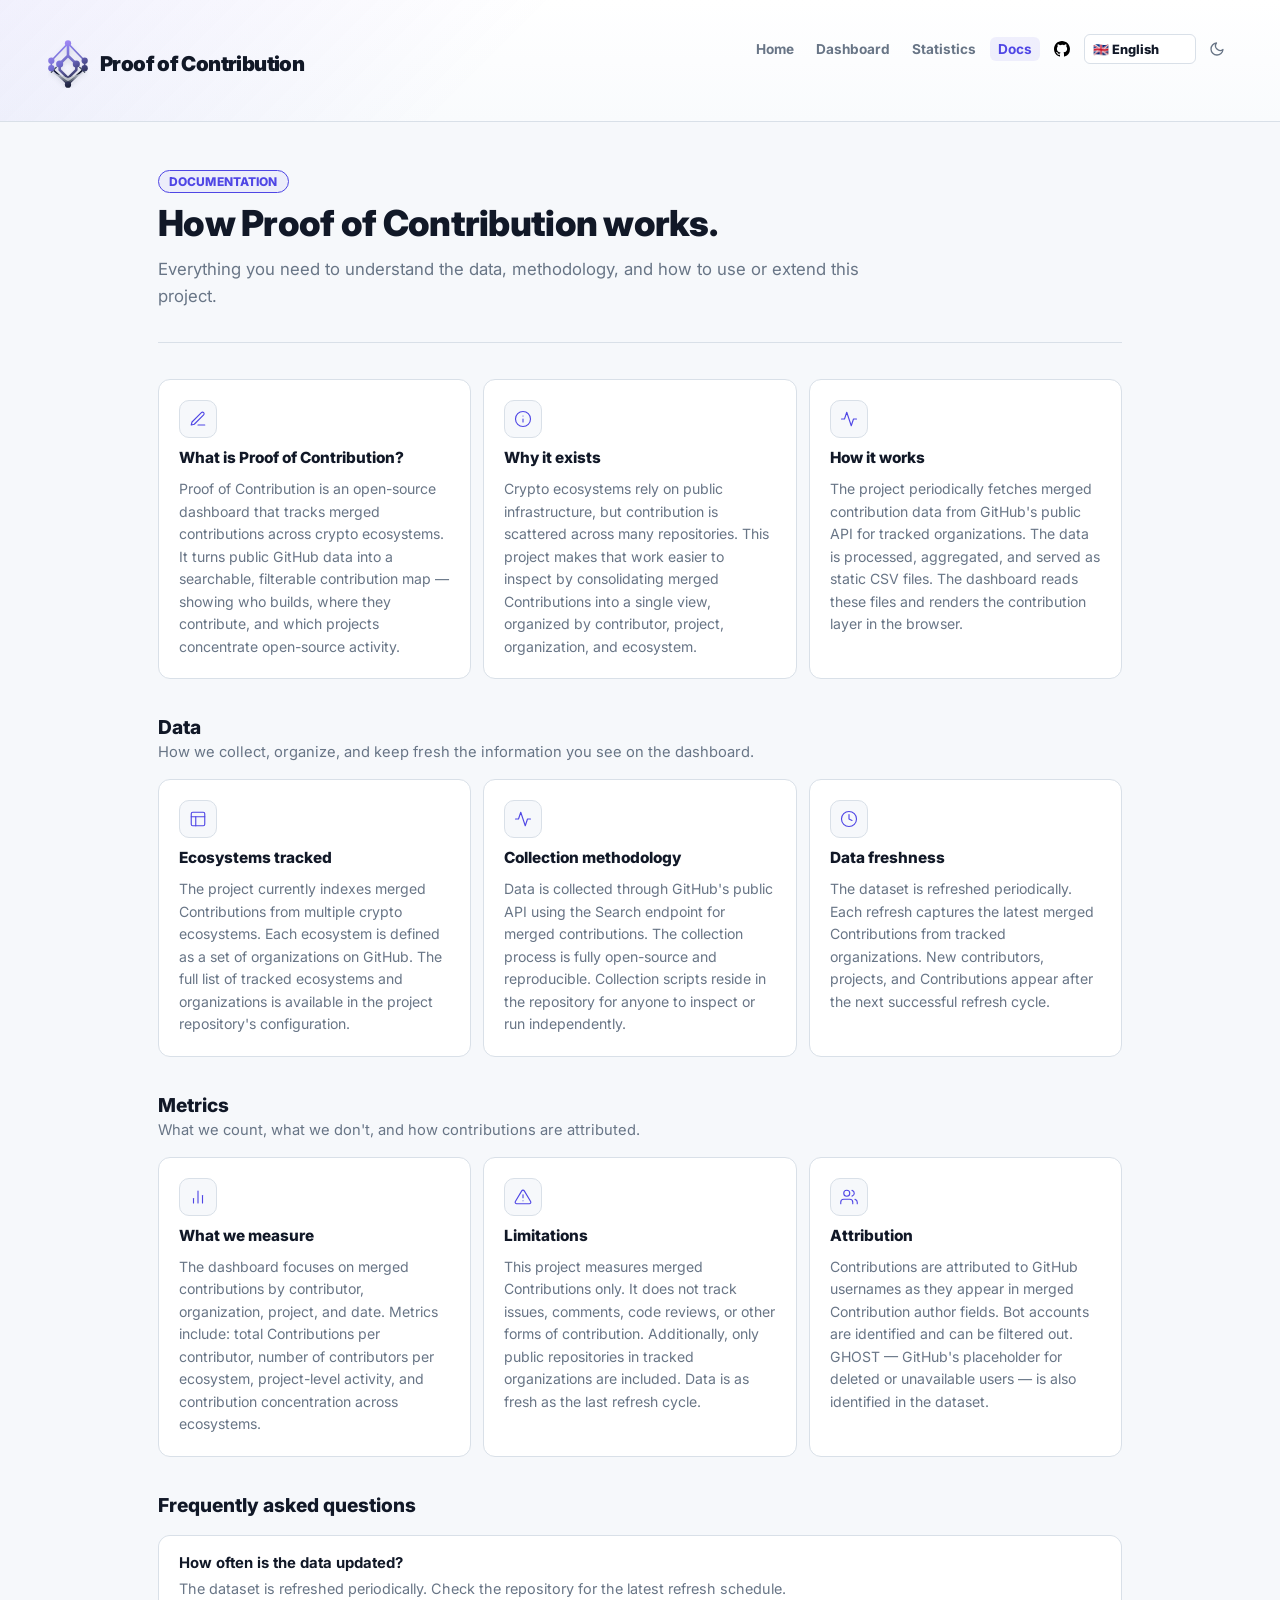
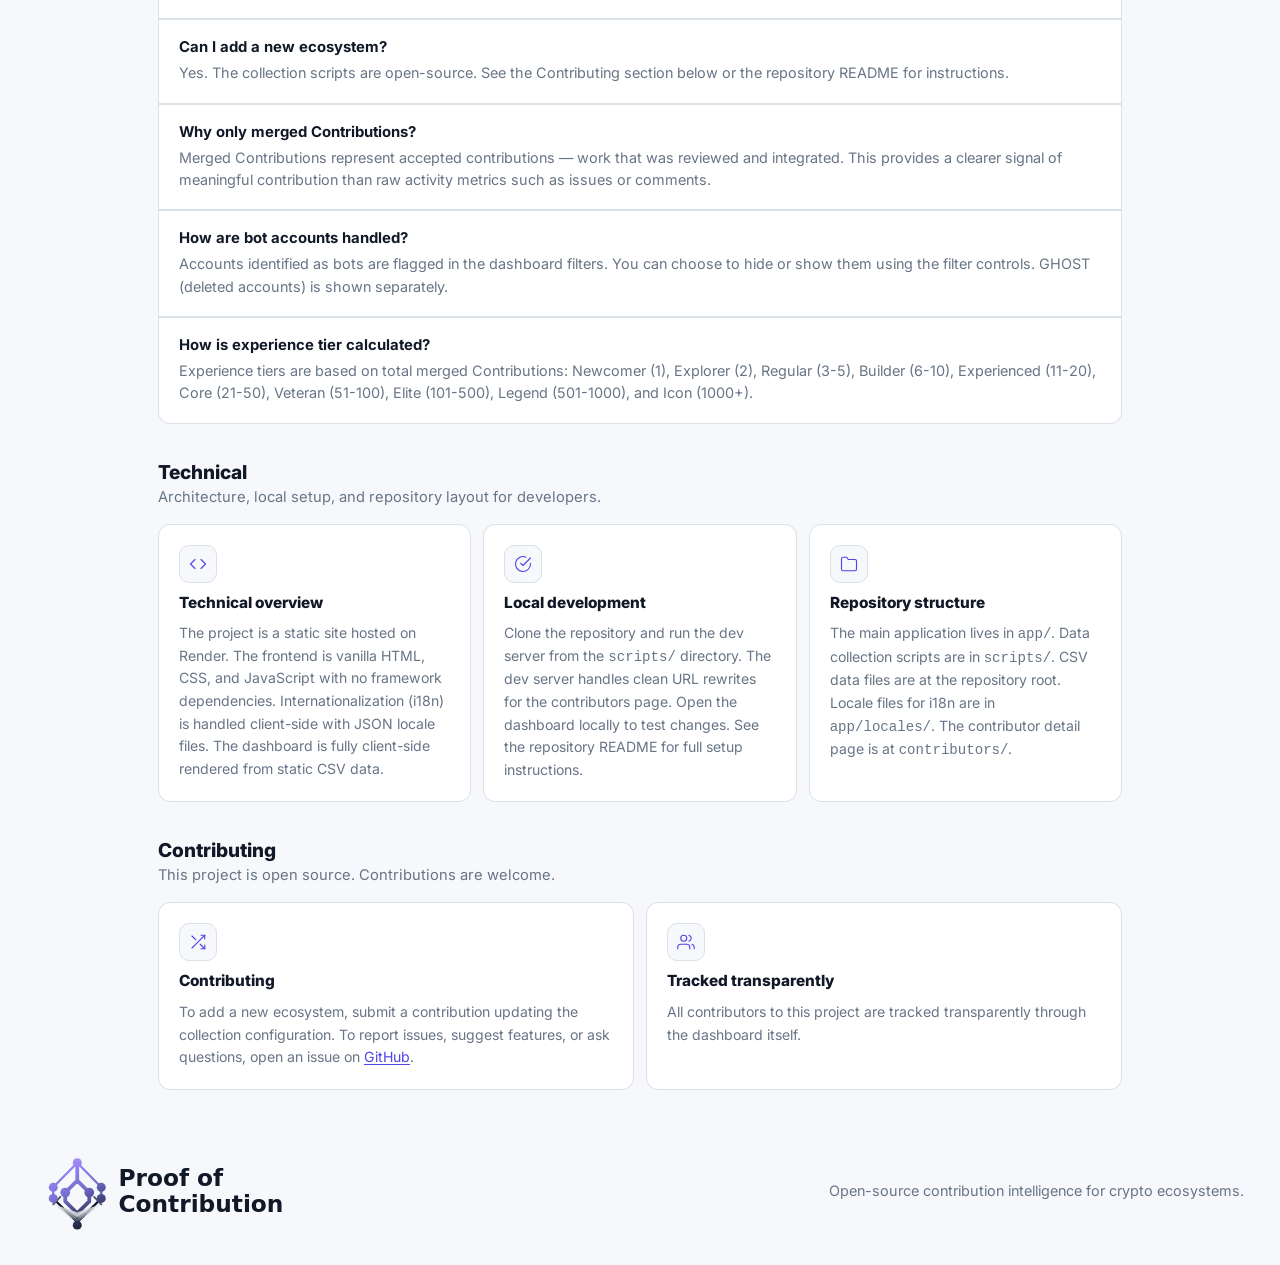
<file: app/docs.html>
<!doctype html>
<html lang="en">
  <head>
    <meta charset="utf-8" />
    <meta name="viewport" content="width=device-width, initial-scale=1" />
    <meta name="description" content="Documentation for Proof of Contribution — data, methodology, and how to use or extend the project." />
    <meta name="theme-color" content="#ffffff" />
    <meta property="og:title" content="Documentation | Proof of Contribution" />
    <meta property="og:description" content="Documentation for Proof of Contribution — data, methodology, and how to use or extend the project." />
    <meta property="og:image" content="./assets/poc-logo.svg" />
    <meta name="twitter:card" content="summary_large_image" />
    <meta name="twitter:title" content="Documentation | Proof of Contribution" />
    <meta name="twitter:description" content="Documentation for Proof of Contribution — data, methodology, and how to use or extend the project." />
    <meta name="twitter:image" content="./assets/poc-logo.svg" />
    <title>Documentation | Proof of Contribution</title>
    <link rel="icon" href="./assets/favicon.svg" type="image/svg+xml" />
    <link rel="apple-touch-icon" href="./assets/favicon.svg" />
    <link rel="preconnect" href="https://fonts.googleapis.com" />
    <link rel="preconnect" href="https://fonts.gstatic.com" crossorigin />
    <link href="https://fonts.googleapis.com/css2?family=Inter:wght@400;600;700;800;900&display=swap" rel="stylesheet" />
    <link rel="stylesheet" href="./styles.css?v=20260628-1" />
    <script src="./theme.js"></script>
  </head>
  <body data-i18n-title="meta.docsTitle">
    <header class="topbar">
      <a class="brand-lockup" href="../">
        <img class="brand-mark" src="./assets/poc-mark.svg" alt="" aria-hidden="true" />
        <div class="brand-copy">
          <h2>Proof of Contribution</h2>
        </div>
      </a>
      <div class="header-side">
        <nav class="header-nav" aria-label="Project" data-i18n-attr="aria-label:nav.project">
          <a href="../" data-i18n="nav.home">Home</a>
          <a href="./" data-i18n="nav.dashboard">Dashboard</a>
          <a href="./stats.html" data-i18n="nav.statistics">Statistics</a>
          <a href="./docs.html" aria-current="page" data-i18n="nav.docs">Docs</a>
          <a
            class="repo-link"
            href="https://github.com/alerodriargui/proof-of-contribution"
            target="_blank"
            rel="noreferrer"
            aria-label="GitHub Repository"
            data-i18n-attr="aria-label:nav.githubRepository"
          >
            <img src="./assets/github.svg" alt="" aria-hidden="true" />
          </a>
          <button id="themeToggle" class="theme-toggle" aria-label="Toggle dark mode" data-i18n-attr="aria-label:nav.toggleTheme">
            <svg class="sun-icon" viewBox="0 0 24 24" fill="none" stroke="currentColor" stroke-width="2" stroke-linecap="round" stroke-linejoin="round"><circle cx="12" cy="12" r="5"></circle><line x1="12" y1="1" x2="12" y2="3"></line><line x1="12" y1="21" x2="12" y2="23"></line><line x1="4.22" y1="4.22" x2="5.64" y2="5.64"></line><line x1="18.36" y1="18.36" x2="19.78" y2="19.78"></line><line x1="1" y1="12" x2="3" y2="12"></line><line x1="21" y1="12" x2="23" y2="12"></line><line x1="4.22" y1="19.78" x2="5.64" y2="18.36"></line><line x1="18.36" y1="5.64" x2="19.78" y2="4.22"></line></svg>
            <svg class="moon-icon" viewBox="0 0 24 24" fill="none" stroke="currentColor" stroke-width="2" stroke-linecap="round" stroke-linejoin="round"><path d="M21 12.79A9 9 0 1 1 11.21 3 7 7 0 0 0 21 12.79z"></path></svg>
          </button>
        </nav>
      </div>
    </header>

    <main class="docs-page">
      <section class="docs-hero">
        <div class="docs-hero-content">
          <span class="docs-kicker" data-i18n="docs.kicker">Documentation</span>
          <h1 id="docsTitle" data-i18n="docs.title">How Proof of Contribution works.</h1>
          <p class="docs-hero-desc" data-i18n="docs.intro">
            Everything you need to understand the data, methodology, and how to use or extend this project.
          </p>
        </div>
      </section>

      <section class="docs-section" aria-label="Overview" data-i18n-attr="aria-label:docs.overviewSection">
        <div class="docs-card-group docs-cols-3">
          <article class="docs-card">
            <div class="docs-card-icon">
              <svg viewBox="0 0 24 24" fill="none" stroke="currentColor" stroke-width="1.5" stroke-linecap="round" stroke-linejoin="round"><path d="M12 20h9"/><path d="M16.5 3.5a2.121 2.121 0 0 1 3 3L7 19l-4 1 1-4L16.5 3.5z"/></svg>
            </div>
            <h2 data-i18n="docs.whatTitle">What is Proof of Contribution?</h2>
            <p>Proof of Contribution is an open-source dashboard that tracks merged contributions across crypto ecosystems. It turns public GitHub data into a searchable, filterable contribution map — showing who builds, where they contribute, and which projects concentrate open-source activity.</p>
          </article>
          <article class="docs-card">
            <div class="docs-card-icon">
              <svg viewBox="0 0 24 24" fill="none" stroke="currentColor" stroke-width="1.5" stroke-linecap="round" stroke-linejoin="round"><circle cx="12" cy="12" r="10"/><path d="M12 16v-4"/><path d="M12 8h.01"/></svg>
            </div>
            <h2 data-i18n="docs.whyTitle">Why it exists</h2>
            <p>Crypto ecosystems rely on public infrastructure, but contribution is scattered across many repositories. This project makes that work easier to inspect by consolidating merged Contributions into a single view, organized by contributor, project, organization, and ecosystem.</p>
          </article>
          <article class="docs-card">
            <div class="docs-card-icon">
              <svg viewBox="0 0 24 24" fill="none" stroke="currentColor" stroke-width="1.5" stroke-linecap="round" stroke-linejoin="round"><path d="M22 12h-4l-3 9L9 3l-3 9H2"/></svg>
            </div>
            <h2 data-i18n="docs.howTitle">How it works</h2>
            <p>The project periodically fetches merged contribution data from GitHub's public API for tracked organizations. The data is processed, aggregated, and served as static CSV files. The dashboard reads these files and renders the contribution layer in the browser.</p>
          </article>
        </div>
      </section>

      <section class="docs-section" aria-label="Data" data-i18n-attr="aria-label:docs.dataSection">
        <div class="docs-section-header">
          <h2 data-i18n="docs.dataSection">Data</h2>
          <p>How we collect, organize, and keep fresh the information you see on the dashboard.</p>
        </div>
        <div class="docs-card-group docs-cols-3">
          <article class="docs-card">
            <div class="docs-card-icon">
              <svg viewBox="0 0 24 24" fill="none" stroke="currentColor" stroke-width="1.5" stroke-linecap="round" stroke-linejoin="round"><rect x="3" y="3" width="18" height="18" rx="2" ry="2"/><line x1="3" y1="9" x2="21" y2="9"/><line x1="9" y1="21" x2="9" y2="9"/></svg>
            </div>
            <h2 data-i18n="docs.ecosystemsTitle">Ecosystems tracked</h2>
            <p>The project currently indexes merged Contributions from multiple crypto ecosystems. Each ecosystem is defined as a set of organizations on GitHub. The full list of tracked ecosystems and organizations is available in the project repository's configuration.</p>
          </article>
          <article class="docs-card">
            <div class="docs-card-icon">
              <svg viewBox="0 0 24 24" fill="none" stroke="currentColor" stroke-width="1.5" stroke-linecap="round" stroke-linejoin="round"><polyline points="22 12 18 12 15 21 9 3 6 12 2 12"/></svg>
            </div>
            <h2 data-i18n="docs.collectionTitle">Collection methodology</h2>
            <p>Data is collected through GitHub's public API using the Search endpoint for merged contributions. The collection process is fully open-source and reproducible. Collection scripts reside in the repository for anyone to inspect or run independently.</p>
          </article>
          <article class="docs-card">
            <div class="docs-card-icon">
              <svg viewBox="0 0 24 24" fill="none" stroke="currentColor" stroke-width="1.5" stroke-linecap="round" stroke-linejoin="round"><circle cx="12" cy="12" r="10"/><polyline points="12 6 12 12 16 14"/></svg>
            </div>
            <h2 data-i18n="docs.freshnessTitle">Data freshness</h2>
            <p>The dataset is refreshed periodically. Each refresh captures the latest merged Contributions from tracked organizations. New contributors, projects, and Contributions appear after the next successful refresh cycle.</p>
          </article>
        </div>
      </section>

      <section class="docs-section" aria-label="Metrics" data-i18n-attr="aria-label:docs.metricsSection">
        <div class="docs-section-header">
          <h2 data-i18n="docs.metricsSection">Metrics</h2>
          <p>What we count, what we don't, and how contributions are attributed.</p>
        </div>
        <div class="docs-card-group docs-cols-3">
          <article class="docs-card">
            <div class="docs-card-icon">
              <svg viewBox="0 0 24 24" fill="none" stroke="currentColor" stroke-width="1.5" stroke-linecap="round" stroke-linejoin="round"><line x1="18" y1="20" x2="18" y2="10"/><line x1="12" y1="20" x2="12" y2="4"/><line x1="6" y1="20" x2="6" y2="14"/></svg>
            </div>
            <h2 data-i18n="docs.measureTitle">What we measure</h2>
            <p>The dashboard focuses on merged contributions by contributor, organization, project, and date. Metrics include: total Contributions per contributor, number of contributors per ecosystem, project-level activity, and contribution concentration across ecosystems.</p>
          </article>
          <article class="docs-card">
            <div class="docs-card-icon">
              <svg viewBox="0 0 24 24" fill="none" stroke="currentColor" stroke-width="1.5" stroke-linecap="round" stroke-linejoin="round"><path d="M10.29 3.86L1.82 18a2 2 0 0 0 1.71 3h16.94a2 2 0 0 0 1.71-3L13.71 3.86a2 2 0 0 0-3.42 0z"/><line x1="12" y1="9" x2="12" y2="13"/><line x1="12" y1="17" x2="12.01" y2="17"/></svg>
            </div>
            <h2 data-i18n="docs.limitationsTitle">Limitations</h2>
            <p>This project measures merged Contributions only. It does not track issues, comments, code reviews, or other forms of contribution. Additionally, only public repositories in tracked organizations are included. Data is as fresh as the last refresh cycle.</p>
          </article>
          <article class="docs-card">
            <div class="docs-card-icon">
              <svg viewBox="0 0 24 24" fill="none" stroke="currentColor" stroke-width="1.5" stroke-linecap="round" stroke-linejoin="round"><path d="M17 21v-2a4 4 0 0 0-4-4H5a4 4 0 0 0-4 4v2"/><circle cx="9" cy="7" r="4"/><path d="M23 21v-2a4 4 0 0 0-3-3.87"/><path d="M16 3.13a4 4 0 0 1 0 7.75"/></svg>
            </div>
            <h2 data-i18n="docs.attributionTitle">Attribution</h2>
            <p>Contributions are attributed to GitHub usernames as they appear in merged Contribution author fields. Bot accounts are identified and can be filtered out. GHOST — GitHub's placeholder for deleted or unavailable users — is also identified in the dataset.</p>
          </article>
        </div>
      </section>

      <section class="docs-section" aria-label="FAQ" data-i18n-attr="aria-label:docs.faqSection">
        <div class="docs-section-header">
          <h2 data-i18n="docs.faqTitle">Frequently asked questions</h2>
        </div>
        <dl class="docs-faq-list">
          <div class="docs-faq-item">
            <dt>How often is the data updated?</dt>
            <dd>The dataset is refreshed periodically. Check the repository for the latest refresh schedule.</dd>
          </div>
          <div class="docs-faq-item">
            <dt>Can I add a new ecosystem?</dt>
            <dd>Yes. The collection scripts are open-source. See the Contributing section below or the repository README for instructions.</dd>
          </div>
          <div class="docs-faq-item">
            <dt>Why only merged Contributions?</dt>
            <dd>Merged Contributions represent accepted contributions — work that was reviewed and integrated. This provides a clearer signal of meaningful contribution than raw activity metrics such as issues or comments.</dd>
          </div>
          <div class="docs-faq-item">
            <dt>How are bot accounts handled?</dt>
            <dd>Accounts identified as bots are flagged in the dashboard filters. You can choose to hide or show them using the filter controls. GHOST (deleted accounts) is shown separately.</dd>
          </div>
          <div class="docs-faq-item">
            <dt>How is experience tier calculated?</dt>
            <dd>Experience tiers are based on total merged Contributions: Newcomer (1), Explorer (2), Regular (3-5), Builder (6-10), Experienced (11-20), Core (21-50), Veteran (51-100), Elite (101-500), Legend (501-1000), and Icon (1000+).</dd>
          </div>
        </dl>
      </section>

      <section class="docs-section" aria-label="Technical" data-i18n-attr="aria-label:docs.technicalSection">
        <div class="docs-section-header">
          <h2 data-i18n="docs.technicalSection">Technical</h2>
          <p>Architecture, local setup, and repository layout for developers.</p>
        </div>
        <div class="docs-card-group docs-cols-3">
          <article class="docs-card">
            <div class="docs-card-icon">
              <svg viewBox="0 0 24 24" fill="none" stroke="currentColor" stroke-width="1.5" stroke-linecap="round" stroke-linejoin="round"><polyline points="16 18 22 12 16 6"/><polyline points="8 6 2 12 8 18"/></svg>
            </div>
            <h2 data-i18n="docs.techTitle">Technical overview</h2>
            <p>The project is a static site hosted on Render. The frontend is vanilla HTML, CSS, and JavaScript with no framework dependencies. Internationalization (i18n) is handled client-side with JSON locale files. The dashboard is fully client-side rendered from static CSV data.</p>
          </article>
          <article class="docs-card">
            <div class="docs-card-icon">
              <svg viewBox="0 0 24 24" fill="none" stroke="currentColor" stroke-width="1.5" stroke-linecap="round" stroke-linejoin="round"><path d="M22 11.08V12a10 10 0 1 1-5.93-9.14"/><polyline points="22 4 12 14.01 9 11.01"/></svg>
            </div>
            <h2 data-i18n="docs.devTitle">Local development</h2>
            <p>Clone the repository and run the dev server from the <code>scripts/</code> directory. The dev server handles clean URL rewrites for the contributors page. Open the dashboard locally to test changes. See the repository README for full setup instructions.</p>
          </article>
          <article class="docs-card">
            <div class="docs-card-icon">
              <svg viewBox="0 0 24 24" fill="none" stroke="currentColor" stroke-width="1.5" stroke-linecap="round" stroke-linejoin="round"><path d="M22 19a2 2 0 0 1-2 2H4a2 2 0 0 1-2-2V5a2 2 0 0 1 2-2h5l2 3h9a2 2 0 0 1 2 2z"/></svg>
            </div>
            <h2 data-i18n="docs.repoTitle">Repository structure</h2>
            <p>The main application lives in <code>app/</code>. Data collection scripts are in <code>scripts/</code>. CSV data files are at the repository root. Locale files for i18n are in <code>app/locales/</code>. The contributor detail page is at <code>contributors/</code>.</p>
          </article>
        </div>
      </section>

      <section class="docs-section" aria-label="Contributing" data-i18n-attr="aria-label:docs.contributingSection">
        <div class="docs-section-header">
          <h2 data-i18n="docs.contributingTitle">Contributing</h2>
          <p>This project is open source. Contributions are welcome.</p>
        </div>
        <div class="docs-card-group docs-cols-2">
          <article class="docs-card">
            <div class="docs-card-icon">
              <svg viewBox="0 0 24 24" fill="none" stroke="currentColor" stroke-width="1.5" stroke-linecap="round" stroke-linejoin="round"><polyline points="16 3 21 3 21 8"/><line x1="4" y1="20" x2="21" y2="3"/><polyline points="21 16 21 21 16 21"/><line x1="15" y1="15" x2="21" y2="21"/><line x1="4" y1="4" x2="9" y2="9"/></svg>
            </div>
            <h2 data-i18n="docs.contributingTitle">Contributing</h2>
            <p>To add a new ecosystem, submit a contribution updating the collection configuration. To report issues, suggest features, or ask questions, open an issue on <a href="https://github.com/alerodriargui/proof-of-contribution" target="_blank" rel="noreferrer">GitHub</a>.</p>
          </article>
          <article class="docs-card">
            <div class="docs-card-icon">
              <svg viewBox="0 0 24 24" fill="none" stroke="currentColor" stroke-width="1.5" stroke-linecap="round" stroke-linejoin="round"><path d="M17 21v-2a4 4 0 0 0-4-4H5a4 4 0 0 0-4 4v2"/><circle cx="9" cy="7" r="4"/><path d="M23 21v-2a4 4 0 0 0-3-3.87"/><path d="M16 3.13a4 4 0 0 1 0 7.75"/></svg>
            </div>
            <h2>Tracked transparently</h2>
            <p>All contributors to this project are tracked transparently through the dashboard itself.</p>
          </article>
        </div>
      </section>
    </main>

    <footer class="site-footer">
      <img src="./assets/poc-logo.svg" alt="Proof of Contribution" />
      <span data-i18n="footer.tagline">Open-source contribution intelligence for crypto ecosystems.</span>
    </footer>
    <script src="./i18n.js"></script>
    <script src="./docs.js"></script>
  </body>
</html>
</file>
<file: landing.css>
:root {
  color-scheme: light;
  --ink: #151327;
  --muted: #68657a;
  --purple: #6557e8;
  --purple-deep: #4f46c7;
  --purple-soft: #eeeafe;
  --lavender: #f5f2ff;
  --mint: #55c9b7;
  --line: rgba(41, 35, 82, 0.12);
  --white: #fff;
  --shadow: 0 34px 90px rgba(58, 42, 118, 0.16);
}

* {
  box-sizing: border-box;
}

html {
  scroll-behavior: smooth;
}

body {
  margin: 0;
  min-width: 320px;
  overflow-x: hidden;
  background: #fbfaff;
  color: var(--ink);
  font-family: Inter, ui-sans-serif, system-ui, -apple-system, BlinkMacSystemFont, "Segoe UI", "Noto Sans", "Noto Sans Devanagari", "Noto Sans CJK SC", sans-serif;
  -webkit-font-smoothing: antialiased;
}

a {
  color: inherit;
}

.landing-header {
  position: absolute;
  z-index: 20;
  top: 0;
  left: 50%;
  display: grid;
  grid-template-columns: 1fr auto auto auto;
  column-gap: 18px;
  align-items: center;
  width: min(1320px, calc(100% - 48px));
  min-height: 88px;
  transform: translateX(-50%);
}

.landing-header > * {
  min-width: 0;
}

.landing-brand {
  display: inline-flex;
  align-items: center;
  gap: 10px;
  width: fit-content;
  color: var(--ink);
  font-size: 0.98rem;
  font-weight: 850;
  letter-spacing: -0.025em;
  text-decoration: none;
}

.landing-brand img {
  width: 27px;
  height: 34px;
  object-fit: contain;
}

.landing-nav {
  display: flex;
  align-items: center;
  gap: 30px;
}

.landing-nav a,
.landing-footer nav a {
  color: #57536d;
  font-size: 0.88rem;
  font-weight: 650;
  text-decoration: none;
  transition: color 160ms ease;
}

.landing-nav a:hover,
.landing-footer nav a:hover {
  color: var(--purple);
}

.landing-header > .button,
.landing-header > .language-switcher {
  justify-self: end;
}

.language-switcher {
  display: inline-flex;
  align-items: center;
}

.language-select {
  width: 128px;
  min-height: 36px;
  border: 1px solid var(--line);
  border-radius: 999px;
  background: rgba(255, 255, 255, 0.7);
  color: var(--ink);
  padding: 0 12px;
  font-size: 0.8rem;
  font-weight: 800;
  box-shadow: 0 10px 25px rgba(69, 55, 144, 0.08);
  cursor: pointer;
}

.language-select:focus {
  border-color: rgba(101, 87, 232, 0.42);
  outline: 3px solid rgba(101, 87, 232, 0.14);
}

.button {
  display: inline-flex;
  align-items: center;
  justify-content: center;
  gap: 12px;
  min-height: 52px;
  border: 1px solid transparent;
  border-radius: 999px;
  padding: 0 23px;
  font-size: 0.92rem;
  font-weight: 800;
  text-decoration: none;
  box-shadow: 0 10px 25px rgba(69, 55, 144, 0.12);
  transition: transform 180ms ease, box-shadow 180ms ease, background 180ms ease;
  cursor: pointer;
}

.button:hover {
  transform: translateY(-2px);
  box-shadow: 0 14px 30px rgba(69, 55, 144, 0.2);
}

.button:focus-visible {
  outline: 2px solid var(--purple);
  outline-offset: 3px;
}

.button-small {
  min-height: 42px;
  padding: 0 18px;
  font-size: 0.84rem;
}

.button-dark {
  background: var(--ink);
  color: var(--white);
  border-color: rgba(101, 87, 232, 0.25);
}

.button-dark:hover {
  background: #1e1b33;
  border-color: rgba(101, 87, 232, 0.5);
  box-shadow: 0 14px 30px rgba(69, 55, 144, 0.25);
}

.button-primary {
  background: linear-gradient(135deg, #8a7aff 0%, #6557e8 55%, #4a3fc7 100%);
  color: var(--white);
  padding: 0 36px;
  box-shadow: 0 8px 32px rgba(101, 87, 232, 0.3);
}

.button-primary:hover {
  transform: translateY(-3px);
  box-shadow: 0 12px 40px rgba(101, 87, 232, 0.45);
}

.button-primary:hover span {
  transform: translateX(4px);
}

.button-primary span {
  display: inline-block;
  transition: transform 200ms ease;
}

.button-light {
  background: var(--white);
  color: var(--purple-deep);
}

.hero {
  position: relative;
  display: grid;
  grid-template-columns: minmax(0, 0.88fr) minmax(520px, 1.12fr);
  gap: clamp(44px, 6vw, 100px);
  align-items: center;
  min-height: 860px;
  padding: 140px max(24px, calc((100vw - 1320px) / 2)) 100px;
  overflow: hidden;
  background:
    linear-gradient(110deg, rgba(255,255,255,.92) 5%, rgba(248,246,255,.78) 48%, rgba(229,224,255,.82) 100%),
    #f4f1ff;
}

.hero::after {
  content: "";
  position: absolute;
  right: -12%;
  bottom: -36%;
  width: 70vw;
  height: 70vw;
  border: 1px solid rgba(101, 87, 232, 0.13);
  border-radius: 50%;
}

.hero-glow {
  position: absolute;
  border-radius: 50%;
  filter: blur(10px);
  pointer-events: none;
}

.hero-glow-one {
  top: -160px;
  right: 8%;
  width: 520px;
  height: 520px;
  background: rgba(177, 164, 255, 0.3);
}

.hero-glow-two {
  right: 38%;
  bottom: 4%;
  width: 320px;
  height: 320px;
  background: rgba(124, 220, 205, 0.15);
}

.hero-copy,
.hero-product {
  position: relative;
  z-index: 2;
  min-width: 0;
}

.hero-copy {
  padding-left: clamp(0px, 2vw, 26px);
}

.hero-kicker,
.section-kicker {
  margin: 0 0 22px;
  color: var(--purple-deep);
  font-size: 0.75rem;
  font-weight: 850;
  letter-spacing: 0.12em;
  text-transform: uppercase;
}

.hero-kicker {
  display: flex;
  align-items: center;
  gap: 10px;
}

.hero h1 {
  max-width: 720px;
  margin: 0;
  color: #18152d;
  font-size: clamp(3.55rem, 6.2vw, 6.5rem);
  font-weight: 760;
  letter-spacing: -0.072em;
  line-height: 0.92;
}

.hero h1 em {
  color: var(--purple);
  font-family: Georgia, "Times New Roman", serif;
  font-weight: 500;
  letter-spacing: -0.055em;
}

.hero-intro {
  max-width: 590px;
  margin: 32px 0 0;
  color: var(--muted);
  font-size: clamp(1.05rem, 1.5vw, 1.25rem);
  line-height: 1.65;
}

.hero-actions {
  display: flex;
  align-items: center;
  gap: 26px;
  margin-top: 36px;
}

.text-link {
  color: var(--purple-deep);
  font-size: 0.9rem;
  font-weight: 800;
  text-decoration: none;
}

.text-link:hover {
  text-decoration: underline;
  text-underline-offset: 4px;
}

.hero-proof {
  margin: 28px 0 0;
  color: #8a8699;
  font-size: 0.78rem;
  font-weight: 650;
}

.hero-product {
  min-width: 0;
  transform: perspective(1300px) rotateY(-5deg) rotateX(2deg);
}

.preview-halo {
  position: absolute;
  inset: 12% 5% -12%;
  border-radius: 50%;
  background: rgba(105, 88, 232, 0.24);
  filter: blur(60px);
}

.preview-card {
  position: relative;
  min-width: 0;
  border: 1px solid rgba(255, 255, 255, 0.88);
  border-radius: 28px;
  background: rgba(255, 255, 255, 0.88);
  box-shadow: var(--shadow);
  padding: clamp(22px, 2.5vw, 34px);
  backdrop-filter: blur(20px);
}

.preview-top,
.chart-heading,
.mini-profile {
  display: flex;
  align-items: center;
  justify-content: space-between;
  gap: 18px;
}

.preview-title {
  display: flex;
  align-items: center;
  gap: 11px;
}

.preview-title img {
  width: 30px;
  height: 38px;
}

.preview-title div,
.chart-heading div,
.mini-profile div {
  display: grid;
  gap: 3px;
}

.preview-title span,
.preview-metrics span,
.chart-heading span,
.mini-profile span,
.profile-numbers span,
.floating-card span {
  color: #8c899c;
  font-size: 0.68rem;
  font-weight: 750;
  text-transform: uppercase;
  letter-spacing: 0.08em;
}

.preview-title strong {
  font-size: 0.88rem;
}

.live-pill {
  display: inline-flex;
  align-items: center;
  gap: 7px;
  border: 1px solid rgba(70, 184, 163, 0.25);
  border-radius: 999px;
  background: rgba(85, 201, 183, 0.1);
  color: #287e70;
  padding: 7px 10px;
  font-size: 0.68rem;
  font-weight: 800;
}

.live-pill i {
  width: 6px;
  height: 6px;
  border-radius: 50%;
  background: #43b5a3;
}

.preview-metrics {
  display: grid;
  grid-template-columns: repeat(3, 1fr);
  gap: 10px;
  margin: 26px 0 16px;
}

.preview-metrics > div,
.profile-numbers > div {
  display: grid;
  gap: 5px;
  border: 1px solid rgba(57, 48, 100, 0.08);
  border-radius: 14px;
  background: rgba(248, 247, 253, 0.82);
  padding: 15px;
}

.preview-metrics strong {
  font-size: clamp(1.2rem, 2vw, 1.65rem);
  letter-spacing: -0.04em;
}

.preview-metrics small {
  color: #a09dac;
  font-size: 0.66rem;
}

.preview-chart {
  border: 1px solid rgba(57, 48, 100, 0.08);
  border-radius: 18px;
  background: #fdfcff;
  padding: 17px 17px 12px;
}

.chart-heading strong {
  font-size: 0.84rem;
}

.chart-heading > span {
  border-radius: 999px;
  background: var(--lavender);
  color: var(--purple);
  padding: 7px 9px;
  font-size: 0.59rem;
}

.preview-chart svg {
  display: block;
  width: 100%;
  margin-top: 12px;
  overflow: visible;
}

.grid-lines {
  fill: none;
  stroke: rgba(59, 51, 99, 0.08);
  stroke-width: 1;
}

.chart-area {
  fill: url("#chartArea");
}

.chart-line {
  fill: none;
  stroke: url("#chartLine");
  stroke-linecap: round;
  stroke-width: 5;
}

.preview-chart circle {
  fill: #42ad9d;
  stroke: #fff;
  stroke-width: 4;
}

.chart-labels {
  display: flex;
  justify-content: space-between;
  color: #a4a1b0;
  font-size: 0.58rem;
  font-weight: 700;
}

.preview-contributors {
  display: grid;
  grid-template-columns: repeat(3, 1fr);
  gap: 9px;
  margin-top: 14px;
}

.preview-contributors > div {
  display: flex;
  align-items: center;
  gap: 9px;
  min-width: 0;
  border-radius: 12px;
  background: #f8f7fc;
  padding: 9px;
}

.preview-contributors p {
  display: grid;
  gap: 2px;
  min-width: 0;
  margin: 0;
}

.preview-contributors strong {
  font-size: 0.68rem;
}

.preview-contributors small {
  overflow: hidden;
  color: #9693a3;
  font-size: 0.58rem;
  text-overflow: ellipsis;
  white-space: nowrap;
}

.avatar,
.mini-avatar {
  display: inline-flex;
  flex: 0 0 auto;
  align-items: center;
  justify-content: center;
  border-radius: 50%;
  color: #fff;
  font-size: 0.62rem;
  font-weight: 900;
}

.avatar {
  width: 28px;
  height: 28px;
}

.avatar-one { background: #6557e8; }
.avatar-two { background: #2aa895; }
.avatar-three { background: #d88966; }

.ecosystem-strip {
  display: grid;
  gap: 24px;
  padding: 38px max(24px, calc((100vw - 1320px) / 2));
  border-top: 1px solid var(--line);
  border-bottom: 1px solid var(--line);
  background: #fff;
  text-align: center;
}

.ecosystem-strip p {
  margin: 0;
  color: #9692a4;
  font-size: 0.72rem;
  font-weight: 800;
  letter-spacing: 0.12em;
  text-transform: uppercase;
}

.logo-marquee {
  position: relative;
  overflow: hidden;
  width: 100%;
  mask-image: linear-gradient(
    to right,
    transparent,
    #000 8%,
    #000 92%,
    transparent
  );
  -webkit-mask-image: linear-gradient(
    to right,
    transparent,
    #000 8%,
    #000 92%,
    transparent
  );
}

.logo-marquee-track {
  display: flex;
  width: max-content;
  animation: logo-marquee 48s linear infinite;
}

.logo-marquee-group {
  display: flex;
  flex-shrink: 0;
  align-items: center;
  gap: clamp(28px, 4vw, 56px);
  padding-right: clamp(28px, 4vw, 56px);
}

.logo-marquee img {
  display: block;
  height: 28px;
  width: auto;
  filter: grayscale(1);
  opacity: 0.62;
  transition: filter 0.25s ease, opacity 0.25s ease, transform 0.25s ease;
}

.logo-marquee img:hover {
  filter: grayscale(0);
  opacity: 1;
  transform: scale(1.06);
}

@keyframes logo-marquee {
  from {
    transform: translateX(0);
  }

  to {
    transform: translateX(-50%);
  }
}

.section {
  width: min(1240px, calc(100% - 48px));
  margin: 0 auto;
  padding: 130px 0;
}

.section-heading {
  display: grid;
  grid-template-columns: 1fr 0.85fr;
  column-gap: 80px;
  max-width: 1060px;
}

.section-heading .section-kicker {
  grid-column: 1 / -1;
}

.section h2,
.principles-section h2,
.final-cta h2 {
  margin: 0;
  font-size: clamp(2.6rem, 4.7vw, 5rem);
  font-weight: 720;
  letter-spacing: -0.065em;
  line-height: 0.98;
}

.section-heading > p:last-child,
.insight-copy > p {
  align-self: end;
  margin: 0;
  color: var(--muted);
  font-size: 1.04rem;
  line-height: 1.7;
}

.steps-grid {
  display: grid;
  grid-template-columns: repeat(3, 1fr);
  gap: 18px;
  margin-top: 72px;
}

.steps-grid article {
  position: relative;
  min-height: 360px;
  border: 1px solid var(--line);
  border-radius: 24px;
  background: #fff;
  padding: 28px;
  overflow: hidden;
}

.steps-grid article:nth-child(2) {
  background: var(--lavender);
}

.steps-grid article:nth-child(3) {
  background: #eef9f7;
}

.step-number {
  color: #a09caf;
  font-size: 0.7rem;
  font-weight: 850;
  letter-spacing: 0.1em;
}

.step-icon {
  position: relative;
  width: 100%;
  height: 145px;
  margin: 30px 0 12px;
}

.source-icon i {
  position: absolute;
  border: 2px solid rgba(101, 87, 232, 0.42);
  border-radius: 50%;
}

.source-icon i:nth-child(1) { inset: 18px 34% 18px; }
.source-icon i:nth-child(2) { inset: 44px 23% 44px; }
.source-icon i:nth-child(3) {
  top: 63px;
  left: 50%;
  width: 18px;
  height: 18px;
  border: 0;
  background: var(--purple);
  transform: translate(-50%, -50%);
  box-shadow: -74px -32px 0 -3px #8a7df1, 78px 34px 0 -4px #58bdaa;
}

.organize-icon {
  display: grid;
  grid-template-columns: repeat(2, 58px);
  grid-template-rows: repeat(2, 45px);
  place-content: center;
  gap: 10px;
}

.organize-icon i {
  border: 1px solid rgba(101,87,232,.22);
  border-radius: 9px;
  background: rgba(255,255,255,.86);
  box-shadow: 0 8px 20px rgba(70, 55, 145, 0.08);
}

.organize-icon i:nth-child(1),
.organize-icon i:nth-child(4) {
  background: rgba(101,87,232,.14);
}

.explore-icon i:first-child {
  position: absolute;
  inset: 20px 28%;
  border: 2px solid rgba(53, 164, 147, 0.34);
  border-radius: 50%;
}

.explore-icon i:last-child {
  position: absolute;
  top: 66px;
  left: 50%;
  width: 92px;
  height: 2px;
  background: #45ae9e;
  transform: translate(-50%, -50%) rotate(-35deg);
  box-shadow: -36px -24px 0 -0.5px rgba(101,87,232,.45), 35px 22px 0 -0.5px rgba(101,87,232,.45);
}

.steps-grid h3,
.principles-grid h3 {
  margin: 0 0 11px;
  font-size: 1.12rem;
  letter-spacing: -0.025em;
}

.steps-grid p,
.principles-grid p {
  margin: 0;
  color: var(--muted);
  font-size: 0.9rem;
  line-height: 1.65;
}

.insights-section {
  display: grid;
  grid-template-columns: minmax(0, 0.8fr) minmax(500px, 1.2fr);
  gap: clamp(60px, 9vw, 130px);
  align-items: center;
}

.insight-copy h2 {
  margin-bottom: 27px;
}

.insight-copy ul {
  display: grid;
  gap: 14px;
  margin: 28px 0;
  padding: 0;
  list-style: none;
}

.insight-copy li {
  display: flex;
  gap: 10px;
  color: #4f4a61;
  font-size: 0.91rem;
  font-weight: 700;
}

.insight-copy li span {
  color: #36a996;
}

.text-link-dark {
  color: var(--ink);
}

.insight-stack {
  position: relative;
  min-height: 520px;
}

.insight-stack::before {
  content: "";
  position: absolute;
  inset: 0 5% 0 9%;
  border-radius: 46% 54% 58% 42%;
  background: linear-gradient(145deg, #ded8ff, #eefcf9);
  transform: rotate(-6deg);
}

.insight-card,
.floating-card {
  position: absolute;
  z-index: 2;
  border: 1px solid rgba(255,255,255,.8);
  background: rgba(255,255,255,.9);
  box-shadow: 0 30px 70px rgba(62,48,123,.16);
  backdrop-filter: blur(18px);
}

.insight-card-main {
  top: 66px;
  right: 5%;
  left: 8%;
  border-radius: 25px;
  padding: 26px;
  transform: rotate(1.5deg);
}

.mini-avatar {
  width: 42px;
  height: 42px;
  background: linear-gradient(135deg, var(--purple), #403698);
}

.mini-profile {
  justify-content: start;
}

.mini-profile strong {
  font-size: 0.92rem;
}

.verified {
  margin-left: auto;
  color: #3b9f90 !important;
  font-size: 0.59rem !important;
}

.profile-numbers {
  display: grid;
  grid-template-columns: repeat(3, 1fr);
  gap: 8px;
  margin: 25px 0;
}

.profile-numbers strong {
  font-size: 1.35rem;
}

.activity-bars {
  display: flex;
  align-items: end;
  gap: 8px;
  height: 125px;
  border-bottom: 1px solid var(--line);
}

.activity-bars i {
  flex: 1;
  min-height: 6px;
  border-radius: 5px 5px 0 0;
  background: linear-gradient(180deg, #7365ec, #a69df5);
}

.floating-card {
  display: grid;
  gap: 6px;
  min-width: 190px;
  border-radius: 17px;
  padding: 17px;
}

.floating-card strong {
  font-size: 0.88rem;
}

.floating-card small {
  color: #9793a3;
  font-size: 0.66rem;
}

.floating-card-top {
  top: 8px;
  right: -2%;
}

.floating-card-bottom {
  bottom: 18px;
  left: 0;
}

.floating-card-bottom small {
  color: #3a9c8d;
}

.principles-section {
  display: grid;
  grid-template-columns: 0.8fr 1.2fr;
  gap: 90px;
  padding: 120px max(24px, calc((100vw - 1240px) / 2));
  background: #171429;
  color: #fff;
}

.principles-section .section-kicker {
  color: #9f94ff;
}

.principles-section h2 {
  font-size: clamp(2.6rem, 4.2vw, 4.5rem);
}

.principles-grid {
  display: grid;
  grid-template-columns: repeat(3, 1fr);
  gap: 28px;
}

.principles-grid article {
  border-top: 1px solid rgba(255,255,255,.18);
  padding-top: 22px;
}

.principles-grid article > span {
  display: inline-flex;
  align-items: center;
  justify-content: center;
  width: 38px;
  height: 38px;
  margin-bottom: 30px;
  border: 1px solid rgba(255,255,255,.22);
  border-radius: 50%;
  color: #a79cff;
}

.principles-grid p {
  color: #aaa6b9;
}

.final-cta {
  position: relative;
  display: grid;
  justify-items: center;
  overflow: hidden;
  padding: 135px 24px;
  background: linear-gradient(135deg, #6859df, #5549c8 56%, #3c9d91);
  color: #fff;
  text-align: center;
}

.final-cta > * {
  position: relative;
  z-index: 2;
}

.final-cta > img {
  width: 52px;
  height: 64px;
  margin-bottom: 20px;
  filter: brightness(0) invert(1);
  opacity: .9;
}

.final-cta .section-kicker {
  margin-bottom: 18px;
  color: rgba(255,255,255,.7);
}

.final-cta h2 {
  font-size: clamp(3rem, 5.3vw, 5.7rem);
}

.final-cta > p:not(.section-kicker) {
  max-width: 570px;
  margin: 25px 0 32px;
  color: rgba(255,255,255,.75);
  font-size: 1rem;
  line-height: 1.65;
}

.cta-orb {
  position: absolute;
  z-index: 0;
  border: 1px solid rgba(255,255,255,.13);
  border-radius: 50%;
}

.cta-orb-one {
  width: 630px;
  height: 630px;
  top: -240px;
  left: -140px;
}

.cta-orb-two {
  width: 760px;
  height: 760px;
  right: -240px;
  bottom: -430px;
}

.landing-footer {
  display: grid;
  grid-template-columns: 1fr auto 1fr;
  align-items: center;
  gap: 28px;
  min-height: 120px;
  padding: 26px max(24px, calc((100vw - 1320px) / 2));
  background: #fff;
}

.footer-brand img {
  width: 23px;
  height: 29px;
}

.landing-footer p {
  margin: 0;
  color: #8e8a9c;
  font-size: 0.76rem;
  text-align: center;
}

.landing-footer nav {
  display: flex;
  justify-content: end;
  gap: 20px;
}

.landing-footer nav a {
  font-size: 0.76rem;
}

@media (max-width: 1100px) {
  .landing-nav {
    display: none;
  }

  .landing-header {
    grid-template-columns: 1fr auto auto;
  }

  .hero {
    grid-template-columns: minmax(0, 1fr);
    min-height: auto;
    padding-top: 155px;
  }

  .hero-copy {
    width: 100%;
    max-width: min(780px, 100%);
    padding-left: 0;
  }

  .hero-product {
    width: 100%;
    max-width: 800px;
    min-width: 0;
    margin: 25px auto 0;
    transform: none;
  }

  .insights-section {
    grid-template-columns: 1fr;
  }

  .insight-copy {
    max-width: 700px;
  }

  .insight-stack {
    width: min(750px, 100%);
    margin: 0 auto;
  }

  .principles-section {
    grid-template-columns: 1fr;
  }

  .landing-footer {
    grid-template-columns: 1fr;
    justify-items: center;
  }

  .landing-footer nav {
    justify-content: center;
    flex-wrap: wrap;
  }
}

@media (max-width: 760px) {
  .landing-header {
    grid-template-columns: minmax(0, 1fr) minmax(86px, auto) minmax(92px, auto);
    column-gap: 8px;
    width: calc(100% - 28px);
    min-height: 72px;
  }

  .landing-brand span {
    font-size: 0.82rem;
  }

  .button-small {
    min-height: 38px;
    padding: 0 12px;
    font-size: 0.78rem;
    white-space: nowrap;
  }

  .landing-header .language-select {
    width: 100%;
    min-height: 38px;
    padding-inline: 9px;
    font-size: 0.72rem;
  }

  .hero {
    width: 100%;
    max-width: 100%;
    gap: 42px;
    padding: 118px 18px 64px;
  }

  .hero-copy,
  .hero-product,
  .preview-card,
  .preview-top,
  .preview-metrics,
  .preview-chart {
    min-width: 0;
    max-width: 100%;
  }

  .hero h1 {
    font-size: clamp(2.7rem, 13vw, 4.2rem);
    line-height: 0.96;
  }

  .hero-intro {
    font-size: 1rem;
  }

  .hero-actions {
    align-items: flex-start;
    flex-direction: column;
    gap: 14px;
    width: 100%;
  }

  .hero-actions .button {
    width: min(100%, 360px);
  }

  .preview-card {
    width: 100%;
    border-radius: 20px;
    padding: 16px;
    overflow: hidden;
  }

  .preview-title {
    min-width: 0;
  }

  .preview-title div,
  .chart-heading div,
  .mini-profile div {
    min-width: 0;
  }

  .preview-title strong,
  .chart-heading strong,
  .mini-profile strong {
    overflow-wrap: anywhere;
  }

  .preview-metrics {
    grid-template-columns: 1fr 1fr;
  }

  .preview-metrics > div:last-child {
    display: none;
  }

  .preview-contributors {
    display: none;
  }

  .logo-marquee img {
    height: 24px;
  }

  .section {
    width: calc(100% - 36px);
    padding: 90px 0;
  }

  .section-heading {
    grid-template-columns: 1fr;
    gap: 25px;
  }

  .steps-grid {
    grid-template-columns: 1fr;
    margin-top: 50px;
  }

  .steps-grid article {
    min-height: 330px;
  }

  .insights-section {
    gap: 45px;
  }

  .insight-stack {
    min-height: 450px;
  }

  .insight-card-main {
    right: 0;
    left: 0;
    padding: 18px;
    transform: none;
  }

  .floating-card {
    min-width: 160px;
    max-width: calc(100% - 28px);
  }

  .floating-card-top {
    right: -8px;
  }

  .profile-numbers > div {
    padding: 10px;
  }

  .profile-numbers span {
    font-size: 0.53rem;
  }

  .profile-numbers strong {
    font-size: 1.05rem;
  }

  .principles-section {
    gap: 55px;
    padding: 90px 18px;
  }

  .principles-grid {
    grid-template-columns: 1fr;
  }

  .principles-grid article > span {
    margin-bottom: 18px;
  }

  .final-cta {
    padding: 96px 18px;
  }

  .final-cta h2 {
    line-height: 1.02;
  }
}

@media (max-width: 440px) {
  .landing-header {
    grid-template-columns: minmax(0, 1fr) 92px 86px;
    column-gap: 6px;
    width: calc(100% - 18px);
  }

  .landing-brand span {
    max-width: 82px;
    line-height: 1.05;
  }

  .landing-header .button-small {
    min-height: 36px;
    padding-inline: 8px;
    font-size: 0.68rem;
  }

  .landing-header .language-select {
    min-height: 36px;
    padding-inline: 6px;
    font-size: 0.64rem;
  }

  .preview-top {
    align-items: flex-start;
    gap: 10px;
  }

  .live-pill {
    font-size: 0;
    padding: 8px;
  }

  .chart-heading > span {
    display: none;
  }

  .verified {
    display: none;
  }

  .floating-card-top {
    top: 20px;
    right: 0;
  }

  .floating-card-bottom {
    bottom: 0;
    left: 0;
  }
}

@media (max-width: 380px) {
  .button {
    width: 100%;
    padding-inline: 16px;
  }

  .button-small {
    width: auto;
  }

  .landing-header {
    grid-template-columns: minmax(0, 1fr) 84px 78px;
    width: calc(100% - 14px);
  }

  .landing-brand {
    gap: 7px;
  }

  .landing-brand img {
    width: 24px;
    height: 30px;
  }

  .landing-brand span {
    max-width: 72px;
    font-size: 0.72rem;
  }

  .landing-header .button-small {
    padding-inline: 6px;
    font-size: 0.62rem;
  }

  .hero {
    padding-inline: 14px;
  }

  .hero h1 {
    font-size: 2.45rem;
  }

  .hero-kicker {
    align-items: flex-start;
    line-height: 1.35;
  }

  .preview-top,
  .mini-profile {
    align-items: flex-start;
    flex-direction: column;
  }

  .preview-metrics,
  .profile-numbers {
    grid-template-columns: 1fr;
  }

  .profile-numbers {
    margin: 18px 0;
  }

  .insight-stack {
    display: grid;
    gap: 12px;
    min-height: auto;
  }

  .insight-stack::before {
    display: none;
  }

  .insight-card-main {
    position: relative;
    inset: auto;
  }

  .floating-card {
    position: relative;
    inset: auto;
    margin-top: 0;
  }

  .floating-card-top,
  .floating-card-bottom {
    top: auto;
    right: auto;
    bottom: auto;
    left: auto;
  }

  .principles-section h2,
  .section h2,
  .final-cta h2 {
    font-size: 2.35rem;
  }
}

@media (prefers-reduced-motion: reduce) {
  html {
    scroll-behavior: auto;
  }

  .button {
    transition: none;
  }

  .logo-marquee {
    overflow: visible;
    mask-image: none;
    -webkit-mask-image: none;
  }

  .logo-marquee-track {
    flex-wrap: wrap;
    justify-content: center;
    width: 100%;
    animation: none;
    gap: 20px 32px;
  }

  .logo-marquee-group {
    flex-wrap: wrap;
    justify-content: center;
    padding-right: 0;
    gap: 20px 32px;
  }

  .logo-marquee-group + .logo-marquee-group {
    display: none;
  }

  .logo-marquee img {
    transition: none;
  }
}
</file>
<file: app/styles.css>
:root {
  color-scheme: light;
  --bg: #f6f8fb;
  --ink: #17202a;
  --ink-strong: #111827;
  --muted: #687586;
  --line: #d9e0e8;
  --panel: #ffffff;
  --panel-strong: #f0f5f8;
  --proof: #4f46e5;
  --blue: #2364aa;
  --blue-soft: rgba(35, 100, 170, 0.1);
  --green: #0f766e;
  --green-soft: #edf6f4;
  --amber: #a16207;
  --red: #b42318;
  --shadow: 0 16px 50px rgba(20, 34, 52, 0.08);
  --header-bg: linear-gradient(180deg, #ffffff 0%, #f9fbfd 100%);
}

.dark {
  color-scheme: dark;
  --bg: #0f172a;
  --ink: #94a3b8;
  --ink-strong: #f8fafc;
  --muted: #64748b;
  --line: #1e293b;
  --panel: #1e293b;
  --panel-strong: #0f172a;
  --proof: #818cf8;
  --blue: #38bdf8;
  --blue-soft: rgba(56, 189, 248, 0.1);
  --green: #2dd4bf;
  --green-soft: rgba(45, 212, 191, 0.1);
  --amber: #fbbf24;
  --red: #f87171;
  --shadow: 0 16px 50px rgba(0, 0, 0, 0.3);
  --header-bg: linear-gradient(180deg, #1e293b 0%, #0f172a 100%);
}

.dark .metric-branded {
  background: linear-gradient(135deg, var(--panel), var(--panel-strong));
}

* {
  box-sizing: border-box;
}

body {
  margin: 0;
  min-width: 320px;
  background: var(--bg);
  color: var(--ink);
  font-family:
    Inter, ui-sans-serif, system-ui, -apple-system, BlinkMacSystemFont, "Segoe UI",
    "Noto Sans", "Noto Sans Devanagari", "Noto Sans CJK SC", sans-serif;
}

button,
input,
select {
  font: inherit;
}

.topbar {
  display: flex;
  align-items: center;
  justify-content: space-between;
  gap: 28px;
  padding: 34px clamp(18px, 4vw, 48px) 28px;
  border-bottom: 1px solid var(--line);
  background:
    linear-gradient(135deg, rgba(79, 70, 229, 0.08), rgba(15, 118, 110, 0) 40%),
    var(--header-bg);
}

.brand-lockup {
  display: flex;
  align-items: center;
  gap: 12px;
  max-width: 100%;
  min-width: 0;
  text-decoration: none;
  color: inherit;
}

.brand-mark {
  flex: 0 0 auto;
  width: 40px;
  height: 48px;
  object-fit: contain;
}

.brand-copy {
  min-width: 0;
}

.brand-copy h2 {
  color: var(--ink-strong);
  font-size: clamp(1.15rem, 1.6vw, 1.45rem);
  font-weight: 900;
  letter-spacing: -0.03em;
  line-height: 1.05;
}

.header-side {
  display: grid;
  grid-template-rows: auto 1.2em;
  justify-items: end;
  gap: 10px;
  flex: 0 0 auto;
}

.header-nav {
  display: flex;
  align-items: center;
  justify-content: end;
  gap: 6px;
  flex-wrap: wrap;
}

.header-nav a {
  display: inline-flex;
  align-items: center;
  padding: 4px 8px;
  color: var(--muted);
  font-size: 0.85rem;
  font-weight: 700;
  text-decoration: none;
  border-radius: 6px;
  transition: color 0.15s, background 0.15s;
}

.header-nav a:hover {
  color: var(--ink-strong);
  background: rgba(79, 70, 229, 0.06);
}

.header-nav a[aria-current="page"] {
  color: var(--proof);
  background: rgba(79, 70, 229, 0.08);
}

.language-switcher {
  display: inline-flex;
  align-items: center;
}

.language-select {
  min-width: 112px;
  max-width: 138px;
  height: 30px;
  border: 1px solid var(--line);
  border-radius: 6px;
  background: var(--panel);
  color: var(--ink-strong);
  padding: 3px 8px;
  font-size: 0.8rem;
  font-weight: 800;
  cursor: pointer;
}

.language-select:focus {
  border-color: rgba(79, 70, 229, 0.42);
  outline: 3px solid rgba(79, 70, 229, 0.14);
}

.theme-toggle {
  display: flex;
  align-items: center;
  justify-content: center;
  width: 30px;
  height: 30px;
  border: none;
  border-radius: 6px;
  background: transparent;
  color: var(--muted);
  cursor: pointer;
  transition: color 0.15s, background 0.15s;
}

.theme-toggle:hover {
  color: var(--ink-strong);
  background: rgba(79, 70, 229, 0.06);
}

.theme-toggle svg {
  width: 16px;
  height: 16px;
}

.sun-icon { display: none; }
.moon-icon { display: block; }

.dark .sun-icon { display: block; }
.dark .moon-icon { display: none; }

.repo-link {
  display: inline-flex;
  align-items: center;
  padding: 4px 6px;
}

.repo-link img {
  width: 16px;
  height: 16px;
  color: currentColor;
}
.dark .repo-link img { filter: invert(1) brightness(2); }

h1,
h2 {
  margin: 0;
  letter-spacing: 0;
}

h1 {
  color: var(--ink-strong);
  font-size: clamp(1.75rem, 3.25vw, 3.3rem);
  font-weight: 850;
  line-height: 1.03;
}

h2 {
  font-size: 1rem;
}

.status {
  font-size: 0.78rem;
  color: var(--muted);
  font-weight: 600;
  display: flex;
  align-items: center;
  gap: 8px;
  justify-content: flex-end;
}

.status:not(:empty)::before {
  content: "";
  display: block;
  width: 6px;
  height: 6px;
  border-radius: 50%;
  background: var(--blue);
  animation: statusPulse 1.5s infinite;
}

@keyframes statusPulse {
  0% { transform: scale(1); opacity: 1; }
  50% { transform: scale(1.5); opacity: 0.4; }
  100% { transform: scale(1); opacity: 1; }
}

.shell {
  width: min(1440px, 100%);
  margin: 0 auto;
  padding: 20px clamp(14px, 3vw, 36px) 40px;
}

.project-note {
  display: grid;
  grid-template-columns: minmax(240px, 0.82fr) minmax(280px, 1fr);
  gap: 18px;
  align-items: end;
  margin-bottom: 18px;
  padding-bottom: 18px;
  border-bottom: 1px solid var(--line);
}

.project-kicker {
  display: block;
  margin-bottom: 7px;
  color: var(--green);
  font-size: 0.78rem;
  font-weight: 850;
  letter-spacing: 0;
  text-transform: uppercase;
}

.project-note h2 {
  max-width: 560px;
  color: var(--ink-strong);
  font-size: clamp(1.12rem, 2vw, 1.55rem);
  line-height: 1.18;
}

.project-note p {
  max-width: 760px;
  margin: 0;
  color: var(--muted);
  font-size: 0.98rem;
  line-height: 1.55;
}

.info-shell {
  max-width: 1180px;
}

.page-note {
  align-items: center;
  margin-bottom: 22px;
}

.info-grid {
  display: grid;
  grid-template-columns: repeat(3, minmax(0, 1fr));
  gap: 12px;
}

.info-card {
  border: 1px solid var(--line);
  border-radius: 8px;
  background: var(--panel);
  box-shadow: var(--shadow);
  padding: 18px;
}

.info-card h2 {
  margin-bottom: 9px;
  color: var(--ink-strong);
}

.info-card p {
  margin: 0;
  color: var(--muted);
  font-size: 0.95rem;
  line-height: 1.55;
}

.faq-list {
  margin: 0;
}

.faq-list dt {
  margin-top: 14px;
  color: var(--ink-strong);
  font-weight: 700;
  font-size: 0.93rem;
}

.faq-list dt:first-child {
  margin-top: 0;
}

.faq-list dd {
  margin: 3px 0 0;
  color: var(--muted);
  font-size: 0.93rem;
  line-height: 1.5;
}

/* ── Docs page (Base docs style) ── */

.docs-page {
  max-width: 1060px;
  margin: 0 auto;
  padding: 0 clamp(18px, 4vw, 48px) 60px;
}

.docs-hero {
  padding: 48px 0 32px;
  border-bottom: 1px solid var(--line);
  margin-bottom: 32px;
}

.docs-hero-content {
  max-width: 720px;
}

.docs-kicker {
  display: inline-flex;
  align-items: center;
  gap: 6px;
  margin-bottom: 10px;
  padding: 3px 10px;
  border: 1px solid var(--proof);
  border-radius: 999px;
  background: rgba(79, 70, 229, 0.06);
  color: var(--proof);
  font-size: 0.75rem;
  font-weight: 800;
  letter-spacing: 0.01em;
  text-transform: uppercase;
}

.docs-hero h1 {
  margin-bottom: 12px;
  font-size: clamp(1.65rem, 2.8vw, 2.4rem);
  line-height: 1.15;
  letter-spacing: -0.02em;
}

.docs-hero-desc {
  margin: 0;
  color: var(--muted);
  font-size: 1.05rem;
  line-height: 1.6;
}

.docs-section {
  margin-top: 36px;
}

.docs-section-header {
  margin-bottom: 18px;
}

.docs-section-header h2 {
  color: var(--ink-strong);
  font-size: 1.2rem;
  font-weight: 800;
}

.docs-section-header p {
  margin: 4px 0 0;
  color: var(--muted);
  font-size: 0.92rem;
}

.docs-card-group {
  display: grid;
  gap: 12px;
}

.docs-cols-2 {
  grid-template-columns: 1fr 1fr;
}

.docs-cols-3 {
  grid-template-columns: repeat(3, 1fr);
}

.docs-card {
  display: flex;
  flex-direction: column;
  gap: 10px;
  border: 1px solid var(--line);
  border-radius: 12px;
  background: var(--panel);
  padding: 20px;
  transition: border-color 0.2s, box-shadow 0.2s;
}

.docs-card:hover {
  border-color: var(--proof);
  box-shadow: 0 0 0 1px rgba(79, 70, 229, 0.15);
}

.docs-card-icon {
  display: flex;
  align-items: center;
  justify-content: center;
  width: 38px;
  height: 38px;
  border: 1px solid var(--line);
  border-radius: 10px;
  background: var(--bg);
  color: var(--proof);
  flex: 0 0 auto;
}

.docs-card-icon svg {
  width: 18px;
  height: 18px;
}

.docs-card h2 {
  margin: 0;
  color: var(--ink-strong);
  font-size: 0.96rem;
  font-weight: 800;
  line-height: 1.3;
}

.docs-card p {
  margin: 0;
  color: var(--muted);
  font-size: 0.88rem;
  line-height: 1.6;
}

.docs-card a {
  color: var(--proof);
  text-decoration: underline;
  text-underline-offset: 2px;
}

.docs-faq-list {
  display: flex;
  flex-direction: column;
  gap: 2px;
  margin: 0;
  border: 1px solid var(--line);
  border-radius: 12px;
  overflow: hidden;
  background: var(--line);
}

.docs-faq-item {
  background: var(--panel);
  padding: 18px 20px;
}

.docs-faq-item dt {
  margin: 0;
  color: var(--ink-strong);
  font-weight: 700;
  font-size: 0.93rem;
  cursor: pointer;
}

.docs-faq-item dd {
  margin: 6px 0 0;
  color: var(--muted);
  font-size: 0.9rem;
  line-height: 1.55;
}

.dark .docs-kicker {
  background: rgba(129, 140, 248, 0.1);
}

.dark .docs-card {
  background: var(--panel);
}

.dark .docs-card:hover {
  border-color: var(--proof);
  box-shadow: 0 0 0 1px rgba(129, 140, 248, 0.2);
}

.dark .docs-card-icon {
  background: var(--panel-strong);
  border-color: var(--line);
}

.dark .docs-faq-item {
  background: var(--panel);
}

@media (max-width: 860px) {
  .docs-cols-3 {
    grid-template-columns: 1fr 1fr;
  }
}

@media (max-width: 600px) {
  .docs-cols-2,
  .docs-cols-3 {
    grid-template-columns: 1fr;
  }

  .docs-hero {
    padding: 28px 0 24px;
  }

  .docs-page {
    padding-bottom: 40px;
  }
}

/* ── end Docs page ── */

.toolbar {
  display: grid;
  grid-template-columns: minmax(220px, 1.35fr) repeat(3, minmax(160px, 0.7fr)) auto auto;
  gap: 12px;
  align-items: end;
}

@media (max-width: 1100px) {
  .toolbar {
    grid-template-columns: 1fr 1fr;
  }
}

.legend-row {
  display: flex;
  align-items: center;
  justify-content: flex-end;
  gap: 10px;
  min-height: 28px;
  margin-top: 8px;
  color: var(--muted);
  font-size: 0.82rem;
  font-weight: 700;
}

.legend-item {
  display: inline-flex;
  align-items: center;
  gap: 8px;
}

.legend-swatch {
  display: inline-block;
  width: 18px;
  height: 12px;
  border: 1px solid var(--line);
  border-radius: 999px;
}

.bot-swatch {
  background: repeating-linear-gradient(
    135deg,
    rgba(104, 117, 134, 0.14),
    rgba(104, 117, 134, 0.14) 5px,
    rgba(104, 117, 134, 0.04) 5px,
    rgba(104, 117, 134, 0.04) 10px
  );
}

.ghost-swatch {
  background: rgba(124, 58, 237, 0.12);
  border-color: rgba(124, 58, 237, 0.28);
}

.field,
.check {
  min-width: 0;
}

.field span,
.check span {
  display: block;
  margin-bottom: 6px;
  color: var(--muted);
  font-size: 0.78rem;
  font-weight: 700;
  letter-spacing: 0;
  text-transform: uppercase;
}

.field input,
.field select {
  width: 100%;
  height: 42px;
  border: 1px solid var(--line);
  border-radius: 8px;
  background: var(--panel);
  color: var(--ink);
  padding: 0 12px;
  outline: none;
}

.field input:focus,
.field select:focus {
  border-color: var(--blue);
  box-shadow: 0 0 0 3px var(--blue-soft);
}

.check {
  display: flex;
  align-items: center;
  gap: 9px;
  height: 42px;
  padding: 0 12px;
  border: 1px solid var(--line);
  border-radius: 8px;
  background: var(--panel);
}

.check span {
  margin: 0;
  color: var(--ink);
  text-transform: none;
}

.check input {
  width: 17px;
  height: 17px;
  margin: 0;
  accent-color: var(--green);
}

.metrics {
  display: grid;
  grid-template-columns: repeat(4, minmax(0, 1fr));
  gap: 12px;
  margin: 18px 0;
}

.metric {
  position: relative;
  padding: 16px;
  overflow: hidden;
}

.metric-branded img {
  position: absolute;
  right: 10px;
  bottom: -22px;
  width: 94px;
  height: 112px;
  object-fit: contain;
  opacity: 0.08;
  pointer-events: none;
}

.metric span {
  display: block;
  color: var(--muted);
  font-size: 0.78rem;
  font-weight: 800;
  letter-spacing: 0;
  text-transform: uppercase;
}

.metric strong {
  position: relative;
  display: block;
  margin-top: 4px;
  font-size: 1.75rem;
  line-height: 1;
}

.site-footer {
  display: flex;
  align-items: center;
  justify-content: space-between;
  gap: 18px;
  width: min(1440px, 100%);
  margin: 0 auto;
  padding: 0 clamp(14px, 3vw, 36px) 34px;
  color: var(--muted);
  font-size: 0.9rem;
}

.site-footer img {
  width: min(270px, 56vw);
  height: auto;
  object-fit: contain;
}

.content-grid {
  display: block;
}

.panel-head {
  display: flex;
  align-items: center;
  justify-content: space-between;
  gap: 12px;
  min-height: 54px;
  padding: 14px 16px;
  border-bottom: 1px solid var(--line);
}

.panel-head span {
  color: var(--muted);
  font-size: 0.9rem;
}

.table-wrap {
  overflow-x: auto;
  -webkit-overflow-scrolling: touch;
}

table {
  width: 100%;
  border-collapse: collapse;
  min-width: 860px;
}

th,
td {
  padding: 12px 16px;
  border-bottom: 1px solid var(--line);
  text-align: left;
  white-space: nowrap;
  vertical-align: middle;
}

th {
  background: var(--panel-strong);
  color: var(--muted);
  font-size: 0.78rem;
  font-weight: 800;
  letter-spacing: 0;
  text-transform: uppercase;
}

td {
  font-size: 0.95rem;
  line-height: 28px;
}

.profile-link,
.profile-person {
  display: inline-flex;
  align-items: center;
  min-height: 28px;
  line-height: 28px;
  gap: 10px;
  color: var(--ink);
  text-decoration: none;
  vertical-align: middle;
}

.profile-link:visited {
  color: var(--ink);
}

.profile-link:hover {
  color: var(--blue);
  text-decoration: underline;
}

.account-badge {
  display: inline-flex;
  align-items: center;
  height: 21px;
  border: 1px solid rgba(104, 117, 134, 0.28);
  border-radius: 999px;
  background: rgba(104, 117, 134, 0.08);
  color: var(--muted);
  padding: 0 8px;
  font-size: 0.72rem;
  font-weight: 900;
  line-height: 1;
  text-transform: uppercase;
}

.tier-badge {
  display: inline-flex;
  align-items: center;
  min-height: 24px;
  border: 1px solid rgba(79, 70, 229, 0.22);
  border-radius: 999px;
  background: rgba(79, 70, 229, 0.08);
  color: var(--proof);
  padding: 3px 9px;
  font-size: 0.74rem;
  font-weight: 900;
  line-height: 1.1;
  white-space: nowrap;
}

.tier-1 {
  border-color: rgba(104, 117, 134, 0.24);
  background: rgba(104, 117, 134, 0.08);
  color: var(--muted);
}

.tier-2 {
  border-color: rgba(35, 100, 170, 0.24);
  background: var(--blue-soft);
  color: var(--blue);
}

.tier-3-5 {
  border-color: rgba(8, 145, 178, 0.24);
  background: rgba(6, 182, 212, 0.1);
  color: #0e7490;
}

.tier-6-10 {
  border-color: rgba(15, 118, 110, 0.24);
  background: var(--green-soft);
  color: var(--green);
}

.tier-11-20 {
  border-color: rgba(101, 163, 13, 0.26);
  background: rgba(132, 204, 22, 0.12);
  color: #4d7c0f;
}

.tier-21-50 {
  border-color: rgba(161, 98, 7, 0.24);
  background: rgba(245, 158, 11, 0.11);
  color: var(--amber);
}

.tier-51-100 {
  border-color: rgba(234, 88, 12, 0.24);
  background: rgba(249, 115, 22, 0.1);
  color: #c2410c;
}

.tier-101-500 {
  border-color: rgba(219, 39, 119, 0.24);
  background: rgba(236, 72, 153, 0.1);
  color: #be185d;
}

.tier-501-1000 {
  border-color: rgba(124, 58, 237, 0.24);
  background: rgba(139, 92, 246, 0.1);
  color: #6d28d9;
}

.tier-1000-plus {
  border-color: rgba(190, 18, 60, 0.24);
  background: rgba(244, 63, 94, 0.1);
  color: #be123c;
}

.bot-badge {
  border-color: rgba(104, 117, 134, 0.28);
  background: rgba(104, 117, 134, 0.08);
  color: var(--muted);
}

.ghost-badge {
  border-color: rgba(124, 58, 237, 0.28);
  background: rgba(124, 58, 237, 0.1);
  color: #6d28d9;
}

.avatar {
  flex: 0 0 auto;
  width: 28px;
  height: 28px;
  border: 1px solid var(--line);
  border-radius: 50%;
  background: var(--panel-strong);
  object-fit: cover;
  display: block;
  margin: 0;
}

tbody tr {
  cursor: pointer;
}

tbody tr:hover {
  background: #f8fbfc;
}

tbody tr.selected-row,
tbody tr.selected-row:hover {
  background: #f4f8fb;
}

tbody tr.bot-row {
  background:
    repeating-linear-gradient(
      135deg,
      rgba(104, 117, 134, 0.08),
      rgba(104, 117, 134, 0.08) 8px,
      rgba(104, 117, 134, 0.03) 8px,
      rgba(104, 117, 134, 0.03) 16px
    ),
    #f6f8fb;
  color: var(--muted);
}

tbody tr.bot-row:hover,
tbody tr.bot-row.selected-row,
tbody tr.bot-row.selected-row:hover {
  background:
    repeating-linear-gradient(
      135deg,
      rgba(104, 117, 134, 0.11),
      rgba(104, 117, 134, 0.11) 8px,
      rgba(104, 117, 134, 0.04) 8px,
      rgba(104, 117, 134, 0.04) 16px
    ),
    #eef2f6;
}

tbody tr.bot-row .profile-person,
tbody tr.bot-row .number,
tbody tr.bot-row td {
  color: var(--muted);
}

tbody tr.ghost-user-row {
  background: rgba(124, 58, 237, 0.06);
  color: #5b21b6;
}

tbody tr.ghost-user-row:hover,
tbody tr.ghost-user-row.selected-row,
tbody tr.ghost-user-row.selected-row:hover {
  background: rgba(124, 58, 237, 0.1);
}

tbody tr.ghost-user-row .profile-person,
tbody tr.ghost-user-row .profile-link,
tbody tr.ghost-user-row .number,
tbody tr.ghost-user-row td {
  color: #5b21b6;
}

tbody tr.inline-detail-row {
  cursor: default;
}

tbody tr.inline-detail-row:hover {
  background: transparent;
}

.number {
  text-align: right;
}

.line-balance {
  display: inline-grid;
  grid-template-columns: repeat(2, max-content);
  gap: 7px;
  align-items: center;
  justify-content: end;
  min-width: 0;
  font-variant-numeric: tabular-nums;
  line-height: 1.2;
}

.line-add {
  color: var(--green);
  font-weight: 850;
}

.line-delete {
  color: #dc2626;
  font-weight: 850;
}

.login {
  font-weight: 800;
}

.rank-col {
  width: 50px;
  text-align: center;
}

.rank {
  color: var(--muted);
  font-size: 0.85rem;
  font-weight: 650;
  text-align: center;
  width: 50px;
}

.pagination {
  display: flex;
  align-items: center;
  justify-content: space-between;
  gap: 12px;
  padding: 12px 16px;
  border-top: 1px solid var(--line);
}

.page-size,
.page-controls {
  display: flex;
  align-items: center;
  gap: 8px;
}

.page-size span,
.page-controls span {
  color: var(--muted);
  font-size: 0.88rem;
}

.page-size select {
  height: 34px;
  border: 1px solid var(--line);
  border-radius: 8px;
  background: var(--panel);
  color: var(--ink);
  padding: 0 8px;
}

.page-controls button {
  min-height: 34px;
  border: 1px solid var(--line);
  border-radius: 8px;
  background: var(--panel);
  color: var(--ink);
  padding: 7px 11px;
  cursor: pointer;
}

.page-controls button:hover:not(:disabled) {
  border-color: var(--blue);
  color: var(--blue);
}

.page-controls button:disabled {
  cursor: not-allowed;
  opacity: 0.45;
}

.search-input-wrap {
  position: relative;
  display: flex;
  align-items: center;
  width: 100%;
}

.search-input-wrap input {
  width: 100%;
  height: 42px;
  padding: 0 16px 0 42px;
  background: var(--panel);
  border: 1px solid var(--line);
  border-radius: 10px;
  font: inherit;
  font-size: 0.9rem;
  transition: all 0.2s;
}

.search-input-wrap input:focus {
  background: var(--panel-strong);
  border-color: var(--blue);
  box-shadow: 0 0 0 4px var(--blue-soft);
  outline: none;
}

.search-icon {
  position: absolute;
  left: 14px;
  width: 18px;
  height: 18px;
  color: var(--muted);
  pointer-events: none;
}

select {
  width: 100%;
  height: 42px;
  padding: 0 16px;
  background: var(--panel);
  border: 1px solid var(--line);
  border-radius: 10px;
  color: var(--ink);
  font-size: 0.9rem;
  font-weight: 500;
  cursor: pointer;
  appearance: none;
  background-image: url("data:image/svg+xml,%3Csvg xmlns='http://www.w3.org/2000/svg' width='8' height='8' viewBox='0 0 24 24' fill='none' stroke='%23687586' stroke-width='2' stroke-linecap='round' stroke-linejoin='round'%3E%3Cpath d='M6 9l6 6 6-6'%3E%3C/path%3E%3C/svg%3E");
  background-repeat: no-repeat;
  background-position: right 16px center;
  background-size: 12px;
}

select:hover {
  border-color: var(--blue-soft);
  background-color: var(--panel-strong);
}

select:focus {
  border-color: var(--blue);
  box-shadow: 0 0 0 4px var(--blue-soft);
  outline: none;
}

.field {
  display: flex;
  flex-direction: column;
  gap: 8px;
  flex: 1;
  min-width: 140px;
}

/* ── Multi-select ──────────────────────────── */
.multi-select {
  position: relative;
  min-width: 0;
}

.multi-select-trigger {
  display: flex;
  align-items: center;
  gap: 8px;
  width: 100%;
  height: 42px;
  padding: 0 12px;
  border: 1px solid var(--line);
  border-radius: 8px;
  background: var(--panel);
  color: var(--ink);
  cursor: pointer;
  font-family: inherit;
  font-size: 0.92rem;
  text-align: left;
  white-space: nowrap;
}

.multi-select-trigger:hover {
  border-color: var(--muted);
}

.multi-select-trigger[aria-expanded="true"] {
  border-color: var(--blue);
  box-shadow: 0 0 0 3px var(--blue-soft);
}

.ms-field {
  display: flex;
  flex-direction: column;
  gap: 8px;
  flex: 1;
  min-width: 140px;
}

.ms-label {
  display: block;
  margin-bottom: 6px;
  color: var(--muted);
  font-size: 0.78rem;
  font-weight: 700;
  letter-spacing: 0;
  text-transform: uppercase;
}

.multi-select-summary {
  flex: 1;
  min-width: 0;
  overflow: hidden;
  text-overflow: ellipsis;
}

.multi-select-arrow {
  flex-shrink: 0;
  color: var(--muted);
  transition: transform 180ms ease;
}

.multi-select-trigger[aria-expanded="true"] .multi-select-arrow {
  transform: rotate(180deg);
}

.multi-select-dropdown {
  position: absolute;
  top: calc(100% + 4px);
  left: 0;
  right: 0;
  z-index: 50;
  min-width: 220px;
  border: 1px solid var(--line);
  border-radius: 10px;
  background: var(--panel);
  box-shadow: 0 8px 30px rgba(0, 0, 0, 0.12);
  padding: 6px 0;
}

.multi-select-actions {
  display: flex;
  gap: 4px;
  padding: 4px 8px 8px;
  border-bottom: 1px solid var(--line);
  margin-bottom: 4px;
}

.multi-select-actions button {
  flex: 1;
  padding: 4px 8px;
  border: 1px solid var(--line);
  border-radius: 6px;
  background: transparent;
  color: var(--ink);
  font-family: inherit;
  font-size: 0.78rem;
  font-weight: 700;
  cursor: pointer;
  transition: background 120ms ease;
}

.multi-select-actions button:hover {
  background: var(--panel-strong);
}

.multi-select-option {
  display: flex;
  align-items: center;
  gap: 8px;
  padding: 6px 12px;
  cursor: pointer;
  transition: background 120ms ease;
}

.multi-select-option:hover {
  background: rgba(79, 70, 229, 0.06);
}

.multi-select-option input[type="checkbox"] {
  width: 16px;
  height: 16px;
  margin: 0;
  accent-color: var(--blue);
  flex-shrink: 0;
}

.multi-select-option span {
  font-size: 0.88rem;
  color: var(--ink);
  overflow: hidden;
  text-overflow: ellipsis;
  white-space: nowrap;
}

.dropdown-search:focus {
  border-color: var(--blue);
  box-shadow: 0 0 0 3px var(--blue-soft);
}

.dropdown-options {
  display: grid;
  gap: 4px;
}

.org-selector-menu[hidden] {
  display: none;
}

.org-tags {
  display: flex;
  align-items: center;
  flex-wrap: wrap;
  gap: 6px;
  min-height: 28px;
}

.tag {
  display: inline-flex;
  align-items: center;
  gap: 5px;
  height: 22px;
  line-height: normal;
  max-width: 220px;
  border-radius: 6px;
  padding: 0 7px;
  background: #f1f2f3;
  color: var(--ink-strong);
  font-size: 0.78rem;
  font-weight: 600;
  overflow: hidden;
  text-overflow: ellipsis;
  white-space: nowrap;
  vertical-align: middle;
}

.tag-dot {
  flex: 0 0 auto;
  width: 7px;
  height: 7px;
  border-radius: 50%;
}

.tag.plus-tag {
  background: var(--panel);
  border: 1px solid var(--line);
  color: var(--muted);
  font-weight: 700;
  font-size: 0.72rem;
  padding: 0 6px;
  gap: 0;
  cursor: default;
}

.dark .tag { background: rgba(255, 255, 255, 0.07); }
.dark .tag.plus-tag { background: rgba(255, 255, 255, 0.04); border-color: rgba(255, 255, 255, 0.08); }

/* ── Profile link GitHub icon ───────────────────────── */
.gh-icon-link {
  display: inline-flex;
  align-items: center;
  color: var(--muted);
  text-decoration: none;
  vertical-align: middle;
  transition: color 0.15s;
}

.gh-icon-link:hover {
  color: var(--ink-strong);
}

.detail-list {
  display: grid;
  gap: 0;
}

.project-item {
  border-bottom: 1px solid var(--line);
}

.project-item:last-child {
  border-bottom: 0;
}

.project-toggle {
  display: flex;
  align-items: center;
  justify-content: space-between;
  gap: 12px;
  width: 100%;
  border: 0;
  background: transparent;
  color: inherit;
  padding: 13px 16px;
  cursor: pointer;
  text-align: left;
}

.project-toggle:hover {
  background: rgba(35, 100, 170, 0.04);
}

.project-toggle > span {
  min-width: 0;
}

.project-summary {
  display: inline-flex;
  align-items: center;
  gap: 10px;
  flex: 0 0 auto;
}

.project-chevron {
  color: var(--blue);
  font-size: 0.84rem;
  font-weight: 800;
}

.project-pr-list {
  display: grid;
  gap: 8px;
  padding: 0 16px 14px 16px;
}

.project-pr-link {
  display: grid;
  gap: 4px;
  padding: 10px 12px;
  border: 1px solid var(--line);
  border-radius: 10px;
  background: #ffffff;
  color: var(--ink);
  text-decoration: none;
}

.project-pr-link:hover {
  border-color: rgba(35, 100, 170, 0.35);
  color: var(--blue);
  background: #fdfefe;
}

.project-pr-title {
  min-width: 0;
  overflow: hidden;
  text-overflow: ellipsis;
  white-space: nowrap;
  font-weight: 800;
}

.project-pr-meta {
  color: var(--muted);
  font-size: 0.84rem;
}

.project-empty {
  padding: 0 16px 14px;
  color: var(--muted);
  font-size: 0.92rem;
}

.inline-detail-cell {
  padding: 0;
  white-space: normal;
}

.inline-detail {
  border-bottom: 1px solid var(--line);
  background: #f8fbfc;
}

.inline-detail-head {
  display: flex;
  align-items: center;
  justify-content: space-between;
  gap: 12px;
  padding: 13px 16px;
  border-bottom: 1px solid var(--line);
}

.inline-detail-head strong,
.inline-detail-head span {
  display: block;
}

.inline-detail-head strong {
  color: var(--ink-strong);
  font-size: 0.98rem;
}

.inline-detail-head span {
  margin-top: 2px;
  color: var(--muted);
  font-size: 0.86rem;
}

.contributor-profile {
  display: grid;
  gap: 14px;
  padding: 14px 16px 16px;
}

.profile-stats {
  display: grid;
  grid-template-columns: repeat(4, minmax(0, 1fr));
  gap: 10px;
}

.profile-stat {
  min-width: 0;
  padding: 12px;
  border: 1px solid var(--line);
  border-radius: 8px;
  background: #ffffff;
}

.profile-stat span {
  display: block;
  color: var(--muted);
  font-size: 0.72rem;
  font-weight: 800;
  letter-spacing: 0;
  text-transform: uppercase;
}

.profile-stat strong {
  display: block;
  margin-top: 5px;
  color: var(--ink-strong);
  font-size: 1rem;
  line-height: 1.2;
  overflow-wrap: anywhere;
}

.profile-grid {
  display: grid;
  grid-template-columns: minmax(0, 1fr) minmax(280px, 0.9fr);
  gap: 12px;
}

.profile-section {
  min-width: 0;
  overflow: hidden;
  border: 1px solid var(--line);
  border-radius: 8px;
  background: #ffffff;
}

.profile-section-wide {
  grid-column: 1 / -1;
}

.profile-section-head {
  display: flex;
  align-items: center;
  justify-content: space-between;
  gap: 10px;
  min-height: 44px;
  padding: 11px 12px;
  border-bottom: 1px solid var(--line);
}

.profile-section-head h3 {
  margin: 0;
  color: var(--ink-strong);
  font-size: 0.9rem;
  line-height: 1.2;
}

.profile-section-head span {
  color: var(--muted);
  font-size: 0.8rem;
  font-weight: 700;
}

.timeline-chart {
  display: grid;
  grid-template-columns: 42px minmax(0, 1fr);
  gap: 10px;
  min-height: 170px;
  padding: 14px 12px 12px 8px;
}

.timeline-y-axis {
  display: grid;
  grid-template-rows: auto 1fr auto;
  align-items: center;
  height: 138px;
  color: var(--muted);
  font-size: 0.7rem;
  font-weight: 800;
  line-height: 1;
  text-align: right;
}

.timeline-bars {
  position: relative;
  display: grid;
  align-items: end;
  gap: clamp(2px, 0.7vw, 8px);
  min-width: 0;
  overflow: visible;
}

.timeline-bars::before {
  content: "";
  position: absolute;
  inset: 0 0 22px 0;
  pointer-events: none;
  background:
    linear-gradient(to bottom, var(--line) 1px, transparent 1px) top / 100% 50% repeat-y;
  opacity: 0.75;
}

.timeline-bar {
  position: relative;
  z-index: 1;
  display: grid;
  grid-template-rows: 1fr auto;
  align-items: end;
  gap: 7px;
  min-width: 0;
  height: 138px;
  margin: 0;
  padding: 0;
  border: 0;
  background: transparent;
  color: inherit;
  cursor: pointer;
}

.timeline-track {
  position: relative;
  display: flex;
  align-items: end;
  width: 100%;
  height: 109px;
  border-radius: 6px;
  background: rgba(104, 117, 134, 0.08);
  overflow: hidden;
}

.timeline-fill {
  display: block;
  width: 100%;
  border-radius: 6px 6px 2px 2px;
  background: linear-gradient(180deg, var(--proof), var(--green));
  transition:
    background 0.16s ease,
    filter 0.16s ease,
    transform 0.16s ease;
}

.timeline-bar:hover .timeline-fill,
.timeline-bar:focus-visible .timeline-fill {
  background: linear-gradient(180deg, #2563eb, #0d9488);
  filter: saturate(1.22);
  transform: scaleX(1.08);
}

.timeline-bar::after {
  content: attr(data-tooltip);
  position: absolute;
  left: 50%;
  top: 8px;
  z-index: 3;
  width: max-content;
  max-width: 180px;
  transform: translateX(-50%) translateY(4px);
  padding: 7px 9px;
  border-radius: 8px;
  background: rgba(17, 24, 39, 0.96);
  color: #ffffff;
  font-size: 0.75rem;
  font-weight: 800;
  line-height: 1.2;
  opacity: 0;
  pointer-events: none;
  transition:
    opacity 0.16s ease,
    transform 0.16s ease;
}

.timeline-bar:hover::after,
.timeline-bar:focus-visible::after {
  opacity: 1;
  transform: translateX(-50%) translateY(0);
}

.timeline-bar:focus-visible {
  outline: 2px solid var(--blue);
  outline-offset: 3px;
}

.timeline-label {
  color: var(--muted);
  font-size: clamp(0.52rem, 0.75vw, 0.68rem);
  font-weight: 750;
  line-height: 1.1;
  text-align: center;
  white-space: nowrap;
}

.recent-pr-list {
  display: grid;
  gap: 8px;
  padding: 12px;
}

.recent-pr-link {
  display: grid;
  gap: 4px;
  min-width: 0;
  padding: 10px 11px;
  border: 1px solid var(--line);
  border-radius: 8px;
  background: var(--panel-strong);
  color: var(--ink);
  text-decoration: none;
}

.recent-pr-link:hover {
  border-color: rgba(35, 100, 170, 0.35);
  color: var(--blue);
  background: #fdfefe;
}

.recent-pr-title,
.recent-pr-meta {
  min-width: 0;
  overflow: hidden;
  text-overflow: ellipsis;
  white-space: nowrap;
}

.recent-pr-title {
  font-weight: 800;
}

.recent-pr-meta {
  color: var(--muted);
  font-size: 0.82rem;
}

.profile-section .detail-list {
  max-height: 420px;
  overflow: auto;
}

.detail-item {
  display: grid;
  grid-template-columns: minmax(0, 1fr) auto;
  gap: 12px;
  padding: 13px 16px;
  border-bottom: 1px solid var(--line);
}

.detail-name {
  min-width: 0;
  overflow: hidden;
  text-overflow: ellipsis;
  white-space: nowrap;
  font-weight: 800;
}

.detail-meta {
  color: var(--muted);
  font-size: 0.86rem;
}

.detail-prs {
  font-weight: 900;
  text-align: right;
}

.detail-actions {
  display: flex;
  align-items: center;
  gap: 8px;
}

.detail-actions a,
.detail-actions button {
  display: inline-flex;
  align-items: center;
  min-height: 34px;
  border: 1px solid var(--line);
  border-radius: 8px;
  background: var(--panel);
  color: var(--ink);
  padding: 7px 11px;
  text-decoration: none;
}

.detail-actions a:visited {
  color: var(--ink);
}

.detail-actions a:hover,
.detail-actions button:hover {
  border-color: var(--blue);
  color: var(--blue);
}

.detail-actions button {
  cursor: pointer;
}

.empty {
  padding: 24px 16px;
  color: var(--muted);
}

.error {
  color: var(--red);
}

.dark tbody tr.inline-detail-row:hover {
  background: transparent;
}

.dark tbody tr.bot-row {
  background:
    repeating-linear-gradient(
      135deg,
      rgba(148, 163, 184, 0.12),
      rgba(148, 163, 184, 0.12) 8px,
      rgba(148, 163, 184, 0.03) 8px,
      rgba(148, 163, 184, 0.03) 16px
    ),
    #111827;
}

.dark tbody tr.bot-row:hover,
.dark tbody tr.bot-row.selected-row,
.dark tbody tr.bot-row.selected-row:hover {
  background:
    repeating-linear-gradient(
      135deg,
      rgba(148, 163, 184, 0.16),
      rgba(148, 163, 184, 0.16) 8px,
      rgba(148, 163, 184, 0.04) 8px,
      rgba(148, 163, 184, 0.04) 16px
    ),
    #0f172a;
}

.dark .bot-badge {
  border-color: rgba(148, 163, 184, 0.22);
  background: rgba(148, 163, 184, 0.08);
}

.dark tbody tr.ghost-user-row {
  background: rgba(167, 139, 250, 0.09);
}

.dark tbody tr.ghost-user-row:hover,
.dark tbody tr.ghost-user-row.selected-row,
.dark tbody tr.ghost-user-row.selected-row:hover {
  background: rgba(167, 139, 250, 0.14);
}

.dark tbody tr.ghost-user-row .profile-person,
.dark tbody tr.ghost-user-row .profile-link,
.dark tbody tr.ghost-user-row .number,
.dark tbody tr.ghost-user-row td {
  color: #c4b5fd;
}

.dark .ghost-badge {
  border-color: rgba(196, 181, 253, 0.3);
  background: rgba(167, 139, 250, 0.12);
  color: #c4b5fd;
}

.dark .inline-detail {
  background: #111827;
}

.dark .profile-stat,
.dark .profile-section,
.dark .project-pr-link {
  background: var(--panel);
}

.dark .recent-pr-link {
  background: var(--panel-strong);
}

.dark .project-pr-link:hover,
.dark .recent-pr-link:hover {
  background: #0f172a;
}

/* ── Dark mode contrast fixes ────────────────── */
.dark .field input,
.dark .field select {
  background: var(--panel-strong);
}

.dark tbody tr:hover {
  background: rgba(148, 163, 184, 0.06);
}

.dark tbody tr.selected-row,
.dark tbody tr.selected-row:hover {
  background: rgba(148, 163, 184, 0.1);
}

.dark .account-badge {
  border-color: rgba(148, 163, 184, 0.22);
  background: rgba(148, 163, 184, 0.08);
}

.dark .tier-1 {
  border-color: rgba(148, 163, 184, 0.22);
  background: rgba(148, 163, 184, 0.08);
}

.dark .tier-2 {
  border-color: rgba(56, 189, 248, 0.24);
  background: rgba(56, 189, 248, 0.1);
}

.dark .tier-3-5 {
  border-color: rgba(34, 211, 238, 0.24);
  background: rgba(34, 211, 238, 0.1);
}

.dark .tier-6-10 {
  border-color: rgba(45, 212, 191, 0.24);
  background: rgba(45, 212, 191, 0.1);
}

.dark .tier-11-20 {
  border-color: rgba(163, 230, 53, 0.24);
  background: rgba(163, 230, 53, 0.1);
}

.dark .tier-21-50 {
  border-color: rgba(251, 191, 36, 0.24);
  background: rgba(251, 191, 36, 0.1);
}

.dark .tier-51-100 {
  border-color: rgba(251, 146, 60, 0.24);
  background: rgba(251, 146, 60, 0.1);
}

.dark .tier-101-500 {
  border-color: rgba(244, 114, 182, 0.24);
  background: rgba(244, 114, 182, 0.1);
}

.dark .tier-501-1000 {
  border-color: rgba(167, 139, 250, 0.24);
  background: rgba(167, 139, 250, 0.1);
}

.dark .tier-1000-plus {
  border-color: rgba(251, 113, 133, 0.24);
  background: rgba(251, 113, 133, 0.1);
}

.dark .bot-swatch {
  background: repeating-linear-gradient(
    135deg,
    rgba(148, 163, 184, 0.18),
    rgba(148, 163, 184, 0.18) 5px,
    rgba(148, 163, 184, 0.06) 5px,
    rgba(148, 163, 184, 0.06) 10px
  );
}

.dark .ghost-swatch {
  background: rgba(167, 139, 250, 0.15);
  border-color: rgba(167, 139, 250, 0.28);
}

.dark .project-toggle:hover {
  background: rgba(56, 189, 248, 0.06);
}

.dark .multi-select-option:hover {
  background: rgba(56, 189, 248, 0.08);
}

.dark .timeline-bar:hover .timeline-fill,
.dark .timeline-bar:focus-visible .timeline-fill {
  background: linear-gradient(180deg, #818cf8, #2dd4bf);
}

.dark .timeline-bar::after {
  background: rgba(248, 250, 252, 0.92);
  color: #0f172a;
}

@media (max-width: 980px) {
  .topbar {
    align-items: start;
    flex-direction: column;
  }

  .header-side {
    justify-items: start;
  }

  .header-nav {
    justify-content: start;
  }

  .status {
    text-align: left;
  }

  .legend-row {
    justify-content: flex-start;
  }

  .project-note,
  .info-grid,
  .toolbar,
  .metrics,
  .profile-stats,
  .profile-grid {
    grid-template-columns: 1fr;
  }

  .profile-section-wide {
    grid-column: auto;
  }

  .profile-section-head {
    align-items: flex-start;
    flex-direction: column;
  }
}

@media (max-width: 560px) {
  .shell {
    padding: 14px 10px 32px;
  }

  .topbar {
    gap: 16px;
    padding: 18px 12px 14px;
  }

  .brand-lockup {
    align-items: center;
    gap: 10px;
    width: 100%;
  }

  .brand-copy {
    max-width: calc(100vw - 86px);
  }

  .brand-copy h2 {
    font-size: 1.05rem;
    line-height: 1.12;
  }

  .header-side {
    width: 100%;
    grid-template-rows: auto;
    gap: 8px;
  }

  .header-nav {
    display: grid;
    grid-template-columns: repeat(4, minmax(0, 1fr));
    width: 100%;
    gap: 7px;
  }

  .header-nav a,
  .theme-toggle,
  .repo-link {
    justify-content: center;
    min-height: 38px;
    padding: 0 6px;
    border-radius: 8px;
  }

  .header-nav a {
    font-size: 0.78rem;
    white-space: nowrap;
    overflow: hidden;
    text-overflow: ellipsis;
  }

  .repo-link,
  .theme-toggle {
    width: 100%;
    min-width: 0;
  }

  .language-switcher {
    grid-column: 2 / span 2;
    width: 100%;
  }

  .repo-link {
    grid-column: 1;
  }

  .theme-toggle {
    grid-column: 4;
  }

  .language-select {
    min-width: unset;
    max-width: unset;
    width: 100%;
    height: 38px;
    padding: 3px 8px;
    font-size: 0.72rem;
    overflow: hidden;
    text-overflow: ellipsis;
  }

  .status {
    justify-content: flex-start;
    width: 100%;
    min-height: 1.2em;
    font-size: 0.74rem;
  }

  h1 {
    font-size: 1.58rem;
  }

  .brand-mark {
    width: 34px;
    height: 40px;
  }

  .metric strong {
    font-size: 1.45rem;
  }

  .toolbar {
    grid-template-columns: 1fr;
    gap: 10px;
  }

  .field,
  .ms-field,
  .check {
    min-width: 0;
    width: 100%;
  }

  .field input,
  .field select,
  .multi-select-trigger,
  .check {
    min-height: 44px;
  }

  .multi-select-dropdown {
    position: fixed;
    inset: auto 10px 12px;
    top: auto;
    right: 10px;
    left: 10px;
    max-height: min(70vh, 480px);
    overflow: auto;
    border-radius: 12px;
  }

  .multi-select-option {
    min-height: 42px;
  }

  .legend-row {
    align-items: flex-start;
    flex-direction: column;
    gap: 7px;
    margin-top: 12px;
    line-height: 1.35;
  }

  .metrics {
    grid-template-columns: repeat(2, minmax(0, 1fr));
    gap: 10px;
    margin: 14px 0;
  }

  .panel-head,
  .inline-detail-head,
  .pagination,
  .detail-item {
    padding-inline: 12px;
  }

  .inline-detail-head {
    align-items: flex-start;
    flex-direction: column;
  }

  .pagination {
    align-items: stretch;
    flex-direction: column;
  }

  .page-controls {
    justify-content: space-between;
    width: 100%;
  }

  .page-controls button {
    flex: 1;
  }

  .page-controls span {
    display: inline-flex;
    align-items: center;
    justify-content: center;
    min-width: 92px;
    text-align: center;
  }

  .table-wrap {
    overflow: visible;
  }

  table,
  thead,
  tbody,
  tr,
  th,
  td {
    display: block;
    width: 100%;
    min-width: 0;
  }

  thead {
    position: absolute;
    width: 1px;
    height: 1px;
    overflow: hidden;
    clip: rect(0 0 0 0);
    white-space: nowrap;
  }

  tbody {
    display: grid;
    gap: 10px;
    padding: 10px;
    background: var(--panel-strong);
  }

  tbody tr {
    border: 1px solid var(--line);
    border-radius: 10px;
    background: var(--panel);
    box-shadow: 0 8px 24px rgba(20, 34, 52, 0.06);
    overflow: hidden;
  }

  tbody tr:hover,
  tbody tr.selected-row,
  tbody tr.selected-row:hover {
    background: var(--panel);
  }

  tbody tr.bot-row,
  tbody tr.bot-row:hover,
  tbody tr.bot-row.selected-row,
  tbody tr.bot-row.selected-row:hover {
    background:
      repeating-linear-gradient(
        135deg,
        rgba(104, 117, 134, 0.08),
        rgba(104, 117, 134, 0.08) 8px,
        rgba(104, 117, 134, 0.03) 8px,
        rgba(104, 117, 134, 0.03) 16px
      ),
      var(--panel);
  }

  tbody tr.ghost-user-row,
  tbody tr.ghost-user-row:hover,
  tbody tr.ghost-user-row.selected-row,
  tbody tr.ghost-user-row.selected-row:hover {
    background: rgba(124, 58, 237, 0.07);
  }

  td {
    display: grid;
    grid-template-columns: minmax(92px, 0.42fr) minmax(0, 1fr);
    gap: 12px;
    align-items: center;
    min-height: 42px;
    padding: 10px 12px;
    white-space: normal;
    line-height: 1.35;
  }

  td::before {
    color: var(--muted);
    font-size: 0.72rem;
    font-weight: 850;
    letter-spacing: 0;
    text-transform: uppercase;
  }

  td:nth-child(1)::before { content: "Rank"; }
  td:nth-child(2)::before { content: "User"; }
  td:nth-child(3)::before { content: "Organization"; }
  td:nth-child(4)::before { content: "Experience"; }
  td:nth-child(5)::before { content: "Contributions"; }
  td:nth-child(6)::before { content: "+ / -"; }
  td:nth-child(7)::before { content: "Projects"; }
  td:nth-child(8)::before { content: "Top project"; }

  td.rank,
  td.number {
    text-align: left;
  }

  .line-balance {
    justify-content: start;
  }

  .rank {
    width: auto;
    text-align: left;
  }

  .profile-link,
  .profile-person {
    min-width: 0;
    max-width: 100%;
    line-height: 1.2;
  }

  .profile-link > span:not(.account-badge),
  .profile-person > span:not(.account-badge) {
    min-width: 0;
    overflow: hidden;
    text-overflow: ellipsis;
    white-space: nowrap;
  }

  .org-tags {
    justify-content: flex-start;
  }

  .tag {
    max-width: 100%;
  }

  .site-footer {
    align-items: flex-start;
    flex-direction: column;
  }
}

@media (max-width: 390px) {
  .topbar {
    padding-inline: 10px;
  }

  .header-nav {
    gap: 6px;
  }

  .header-nav a {
    font-size: 0.72rem;
    padding-inline: 4px;
  }

  .language-select {
    font-size: 0.66rem;
    padding-inline: 5px;
  }

  .theme-toggle svg,
  .repo-link img {
    width: 15px;
    height: 15px;
  }

  .metrics {
    grid-template-columns: 1fr;
  }

  td {
    grid-template-columns: 1fr;
    gap: 5px;
  }
}
</file>
